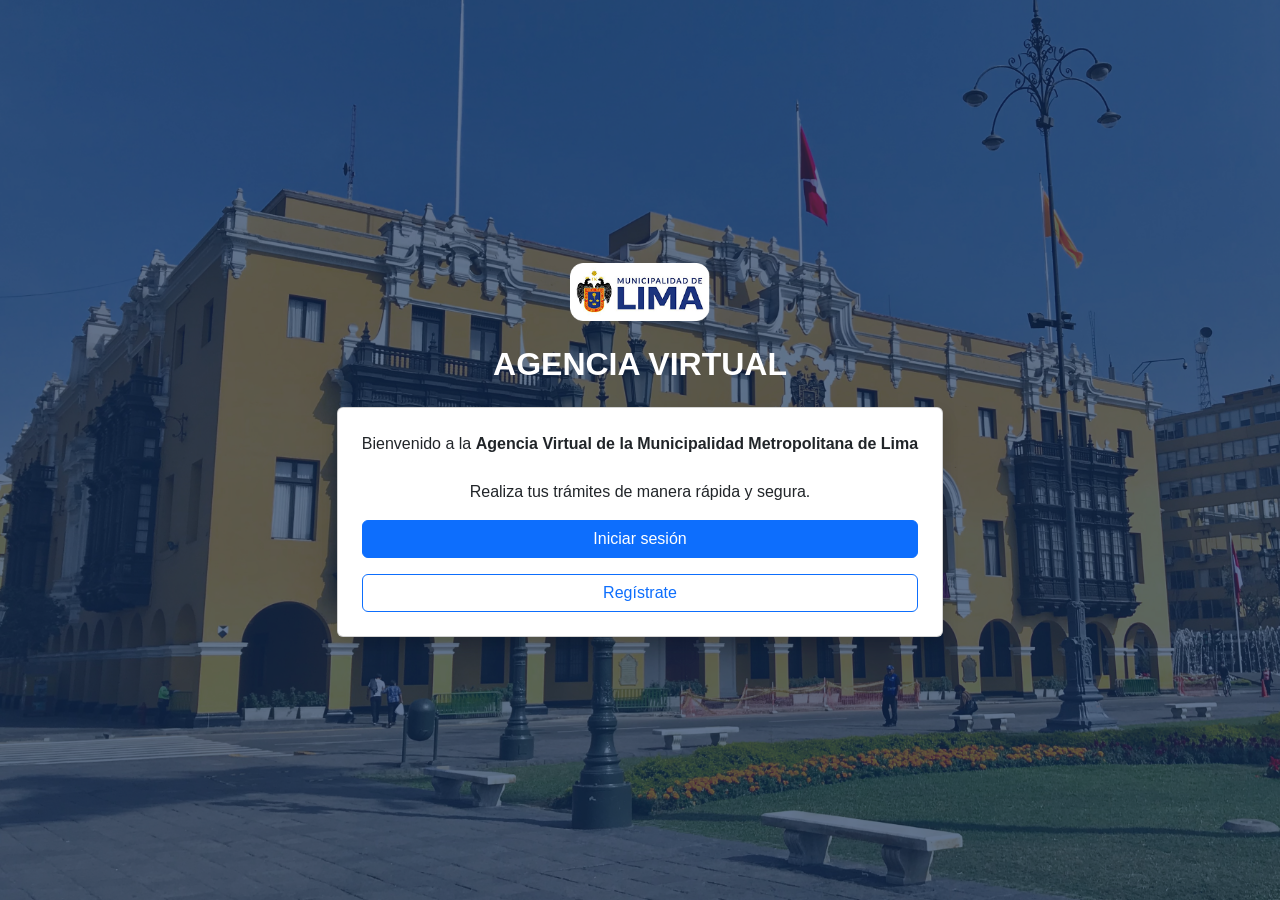
<file: index.html>
<!DOCTYPE html>
<html lang="es">
<head>
    <meta charset="UTF-8">
    <meta http-equiv="refresh" content="0; url=home.html">
    <title>Agencia Virtual Tributaria — MML</title>
</head>
<body>
    <p>Redirigiendo... <a href="home.html">haz clic aquí</a> si no eres redirigido.</p>
</body>
</html>
</file>
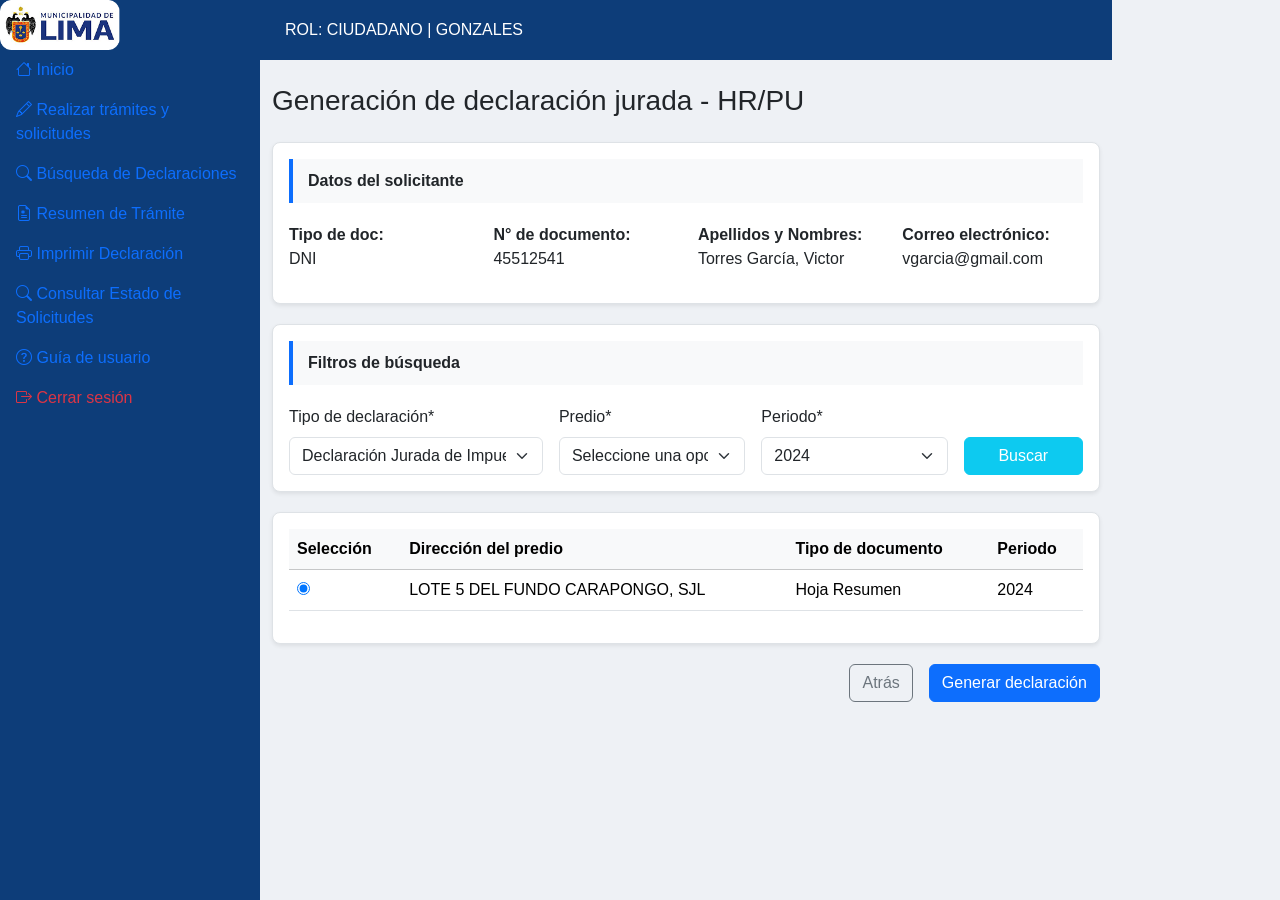
<file: busqueda.html>
<!DOCTYPE html>
<html lang="es">
<head>
    <meta charset="UTF-8">
    <meta name="viewport" content="width=device-width, initial-scale=1">
    <title>Búsqueda de Declaraciones — Agencia Virtual</title>
    <link href="https://cdn.jsdelivr.net/npm/bootstrap@5.3.3/dist/css/bootstrap.min.css" rel="stylesheet">
    <link href="https://cdn.jsdelivr.net/npm/bootstrap-icons@1.11.3/font/bootstrap-icons.min.css" rel="stylesheet">
    <link rel="stylesheet" href="css/dashboard.css">
    <style>
        .section-header { background-color: #f8f9fa; padding: 10px 15px; border-left: 4px solid #0d6efd; font-weight: bold; margin-bottom: 20px; }
        .card-custom { border-radius: 8px; border: 1px solid #dee2e6; margin-bottom: 20px; }
    </style>
</head>
<body>
<div class="wrapper">
    <nav id="sidebar">
        <div class="logo-container">
            <img src="assets/logo.png" class="logo">
        </div>
        <ul class="nav flex-column">
            <li class="nav-item">
                <a class="nav-link active" href="dashboard.html"><i class="bi bi-house"></i> Inicio</a>
            </li>
            <li class="nav-item">
                <a class="nav-link" href="generacion.html"><i class="bi bi-pencil"></i> Realizar trámites y solicitudes</a>
            </li>
            <li class="nav-item">
                <a class="nav-link" href="busqueda.html"><i class="bi bi-search"></i> Búsqueda de Declaraciones</a>
            </li>
            <li class="nav-item">
                <a class="nav-link" href="resumen.html"><i class="bi bi-file-earmark-medical"></i> Resumen de Trámite</a>
            </li>
            <li class="nav-item">
                <a class="nav-link" href="imprimir.html"><i class="bi bi-printer"></i> Imprimir Declaración</a>
            </li>
            <li class="nav-item">
                <a class="nav-link" href="#"><i class="bi bi-search"></i> Consultar Estado de Solicitudes</a>
            </li>
            <li class="nav-item">
                <a class="nav-link" href="#"><i class="bi bi-question-circle"></i> Guía de usuario</a>
            </li>
            <li class="nav-item mt-auto">
                <a class="nav-link text-danger" href="#" data-bs-toggle="modal" data-bs-target="#logoutModal">
                    <i class="bi bi-box-arrow-right"></i> Cerrar sesión
                </a>
            </li>
        </ul>
    </nav>

    <div class="main">
        <header class="topbar">
            <div class="user-info">ROL: CIUDADANO | GONZALES</div>
        </header>

        <div class="container py-4">
            <h3 class="mb-4">Generación de declaración jurada - HR/PU</h3>

            <!-- DATOS DEL SOLICITANTE -->
            <div class="card card-custom shadow-sm">
                <div class="card-body">
                    <div class="section-header">Datos del solicitante</div>
                    <div class="row">
                        <div class="col-md-3"><strong>Tipo de doc:</strong><p>DNI</p></div>
                        <div class="col-md-3"><strong>N° de documento:</strong><p>45512541</p></div>
                        <div class="col-md-3"><strong>Apellidos y Nombres:</strong><p>Torres García, Victor</p></div>
                        <div class="col-md-3"><strong>Correo electrónico:</strong><p>vgarcia@gmail.com</p></div>
                    </div>
                </div>
            </div>

            <!-- FILTROS DE BÚSQUEDA -->
            <div class="card card-custom shadow-sm">
                <div class="card-body">
                    <div class="section-header">Filtros de búsqueda</div>
                    <form class="row g-3">
                        <div class="col-md-4">
                            <label class="form-label">Tipo de declaración*</label>
                            <select class="form-select">
                                <option>Declaración Jurada de Impuesto Predial - PU</option>
                            </select>
                        </div>
                        <div class="col-md-3">
                            <label class="form-label">Predio*</label>
                            <select class="form-select">
                                <option>Seleccione una opción</option>
                            </select>
                        </div>
                        <div class="col-md-3">
                            <label class="form-label">Periodo*</label>
                            <select class="form-select">
                                <option>2024</option>
                            </select>
                        </div>
                        <div class="col-md-2 d-flex align-items-end">
                            <button type="button" class="btn btn-info w-100 text-white">Buscar</button>
                        </div>
                    </form>
                </div>
            </div>

            <!-- TABLA DE RESULTADOS -->
            <div class="card card-custom shadow-sm">
                <div class="card-body">
                    <div class="table-responsive">
                        <table class="table table-hover align-middle">
                            <thead class="table-light">
                                <tr>
                                    <th>Selección</th>
                                    <th>Dirección del predio</th>
                                    <th>Tipo de documento</th>
                                    <th>Periodo</th>
                                </tr>
                            </thead>
                            <tbody>
                                <tr>
                                    <td><input type="radio" name="selectPredio" checked></td>
                                    <td>LOTE 5 DEL FUNDO CARAPONGO, SJL</td>
                                    <td>Hoja Resumen</td>
                                    <td>2024</td>
                                </tr>
                            </tbody>
                        </table>
                    </div>
                </div>
            </div>

            <div class="d-flex justify-content-end gap-3">
                <a href="dashboard.html" class="btn btn-outline-secondary">Atrás</a>
                <a href="resumen.html" class="btn btn-primary">Generar declaración</a>
            </div>
        </div>
    </div>
</div>
</body>
</html>
</file>
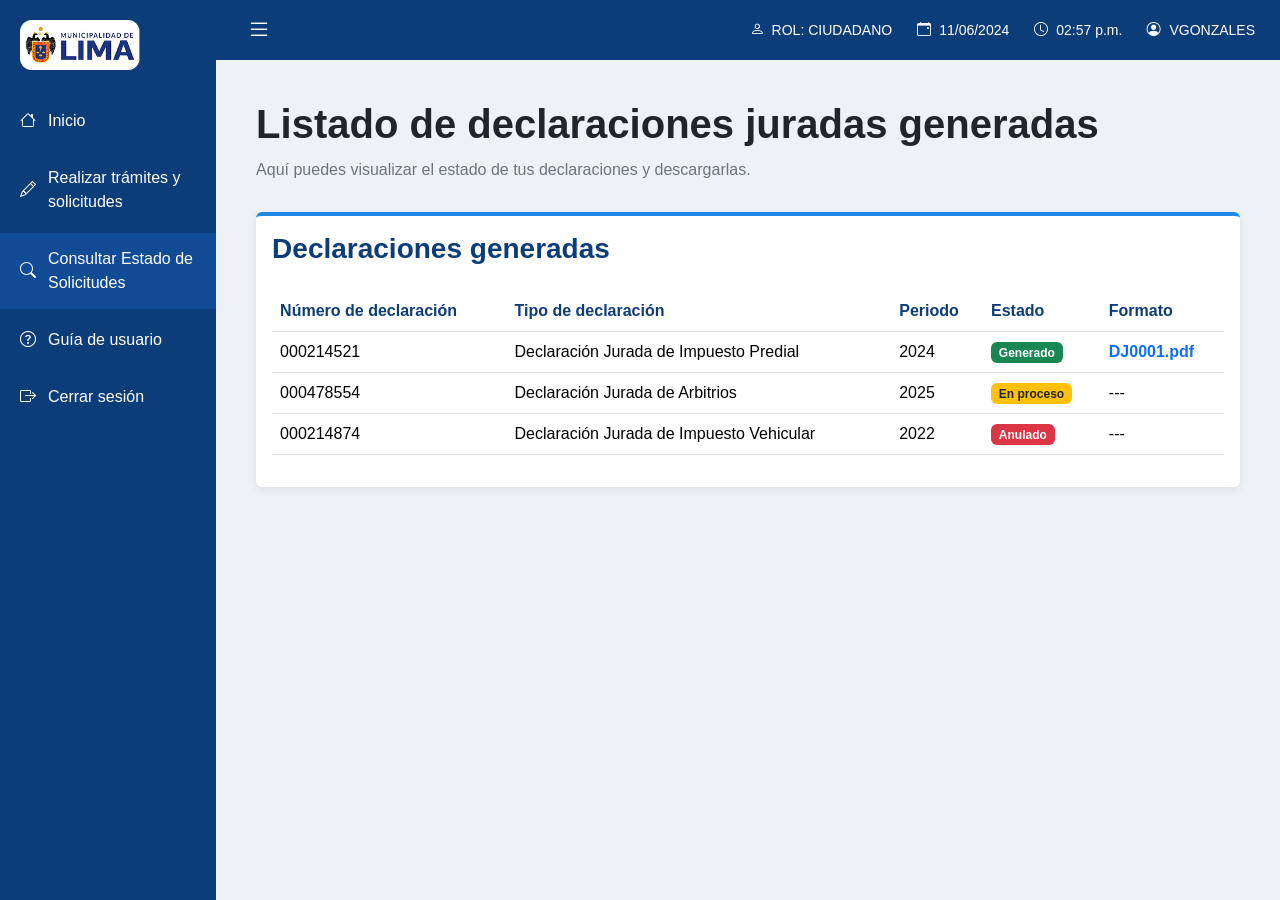
<file: consulta.html>
<!DOCTYPE html>
<html lang="es">

<head>

<meta charset="UTF-8">
<meta name="viewport" content="width=device-width, initial-scale=1">

<title>Consultar Estado de Solicitudes</title>

<link href="https://cdn.jsdelivr.net/npm/bootstrap@5.3.3/dist/css/bootstrap.min.css" rel="stylesheet">

<link href="https://cdn.jsdelivr.net/npm/bootstrap-icons@1.11.3/font/bootstrap-icons.min.css" rel="stylesheet">

<link rel="stylesheet" href="css/consulta.css">

</head>

<body>

<div class="wrapper">

    <!-- SIDEBAR -->
    <aside id="sidebar">

        <div class="sidebar-top">

            <img src="assets/logo.png"
                 class="logo"
                 id="logoSidebar">

        </div>

        <ul class="menu">

            <li >
                <a href="dashboard.html">
                    <i class="bi bi-house"></i>
                    <span>Inicio</span>
                </a>
            </li>

            <li>
                <a href="generacion.html">
                    <i class="bi bi-pencil"></i>
                    <span>Realizar trámites y solicitudes</span>
                </a>
            </li>

            <li class="active">
                <a href="consulta.html">
                    <i class="bi bi-search"></i>
                    <span>Consultar Estado de Solicitudes</span>
                </a>
            </li>

            <li >
                <a href="guia.html">
                    <i class="bi bi-question-circle"></i>
                    <span>Guía de usuario</span>
                </a>
            </li>

            <li class="logout">

                <a href="#"
                   data-bs-toggle="modal"
                   data-bs-target="#logoutModal">

                    <i class="bi bi-box-arrow-right"></i>

                    <span>Cerrar sesión</span>

                </a>

            </li>

        </ul>

    </aside>

    <!-- MAIN -->
    <main class="main-content">

        <!-- TOPBAR -->
        <header class="topbar">

            <button id="toggleBtn" class="menu-toggle">
                <i class="bi bi-list"></i>
            </button>

            <div class="topbar-right">

                <div class="top-item">
                    <i class="bi bi-person"></i>
                    ROL: CIUDADANO
                </div>

                <div class="top-item">
                    <i class="bi bi-calendar-event"></i>
                    11/06/2024
                </div>

                <div class="top-item">
                    <i class="bi bi-clock"></i>
                    02:57 p.m.
                </div>

                <div class="top-item">
                    <i class="bi bi-person-circle"></i>
                    VGONZALES
                </div>

            </div>

        </header>

        <!-- CONTENIDO -->
        <div class="container-fluid contenido">

            <h1 class="titulo">
                Listado de declaraciones juradas generadas
            </h1>

            <p class="subtitulo">
                Aquí puedes visualizar el estado de tus declaraciones y descargarlas.
            </p>

            <!-- TABLA -->
            <div class="card tabla-card">

                <div class="card-body">

                    <h3 class="tabla-title">
                        Declaraciones generadas
                    </h3>

                    <div class="table-responsive">

                        <table class="table tabla-resultados align-middle">

                            <thead>

                                <tr>

                                    <th>Número de declaración</th>
                                    <th>Tipo de declaración</th>
                                    <th>Periodo</th>
                                    <th>Estado</th>
                                    <th>Formato</th>

                                </tr>

                            </thead>

                            <tbody>

                                <tr>

                                    <td>000214521</td>

                                    <td>
                                        Declaración Jurada de Impuesto Predial
                                    </td>

                                    <td>2024</td>

                                    <td>
                                        <span class="badge bg-success">
                                            Generado
                                        </span>
                                    </td>

                                    <td>
                                        <a href="#"
                                        class="pdf-link"
                                        data-bs-toggle="modal"
                                        data-bs-target="#pdfModal">

                                        DJ0001.pdf

</a>
                                    </td>

                                </tr>

                                <tr>

                                    <td>000478554</td>

                                    <td>
                                        Declaración Jurada de Arbitrios
                                    </td>

                                    <td>2025</td>

                                    <td>
                                        <span class="badge bg-warning text-dark">
                                            En proceso
                                        </span>
                                    </td>

                                    <td>---</td>

                                </tr>

                                <tr>

                                    <td>000214874</td>

                                    <td>
                                        Declaración Jurada de Impuesto Vehicular
                                    </td>

                                    <td>2022</td>

                                    <td>
                                        <span class="badge bg-danger">
                                            Anulado
                                        </span>
                                    </td>

                                    <td>---</td>

                                </tr>

                            </tbody>

                        </table>

                    </div>

                </div>

            </div>

        </div>

    </main>

</div>

<!-- =====================================
     MODAL VISOR PDF
===================================== -->

<div class="modal fade"
     id="pdfModal"
     tabindex="-1">

    <div class="modal-dialog modal-xl modal-dialog-centered">

        <div class="modal-content pdf-modal-content">

            <!-- HEADER -->
            <div class="pdf-header">

                <h5>
                    Declaración Jurada
                </h5>

                <button
                    type="button"
                    class="btn-close btn-close-white"
                    data-bs-dismiss="modal">
                </button>

            </div>

            <!-- BODY -->
            <div class="modal-body p-0">

                <embed
                    src="assets/pdf/declaracion.pdf"
                    type="application/pdf"
                    class="pdf-frame">

            </div>

        </div>

    </div>

</div>

<!-- =====================================
     MODAL CERRAR SESIÓN
===================================== -->

<div class="modal fade"
     id="logoutModal"
     tabindex="-1">

    <div class="modal-dialog modal-dialog-centered">

        <div class="modal-content logout-modal">

            <div class="modal-header border-0">

                <h5 class="modal-title fw-bold">
                    Cerrar sesión
                </h5>

            </div>

            <div class="modal-body">

                ¿Está seguro que desea cerrar sesión?

            </div>

            <div class="modal-footer border-0">

                <button
                    type="button"
                    class="btn btn-light"
                    data-bs-dismiss="modal">

                    Cancelar

                </button>

                <a href="home.html"
                   class="btn btn-danger">

                    Cerrar sesión

                </a>

            </div>

        </div>

    </div>

</div>

<script src="https://cdn.jsdelivr.net/npm/bootstrap@5.3.3/dist/js/bootstrap.bundle.min.js"></script>

<script src="js/consulta.js"></script>

</body>
</html>
</file>
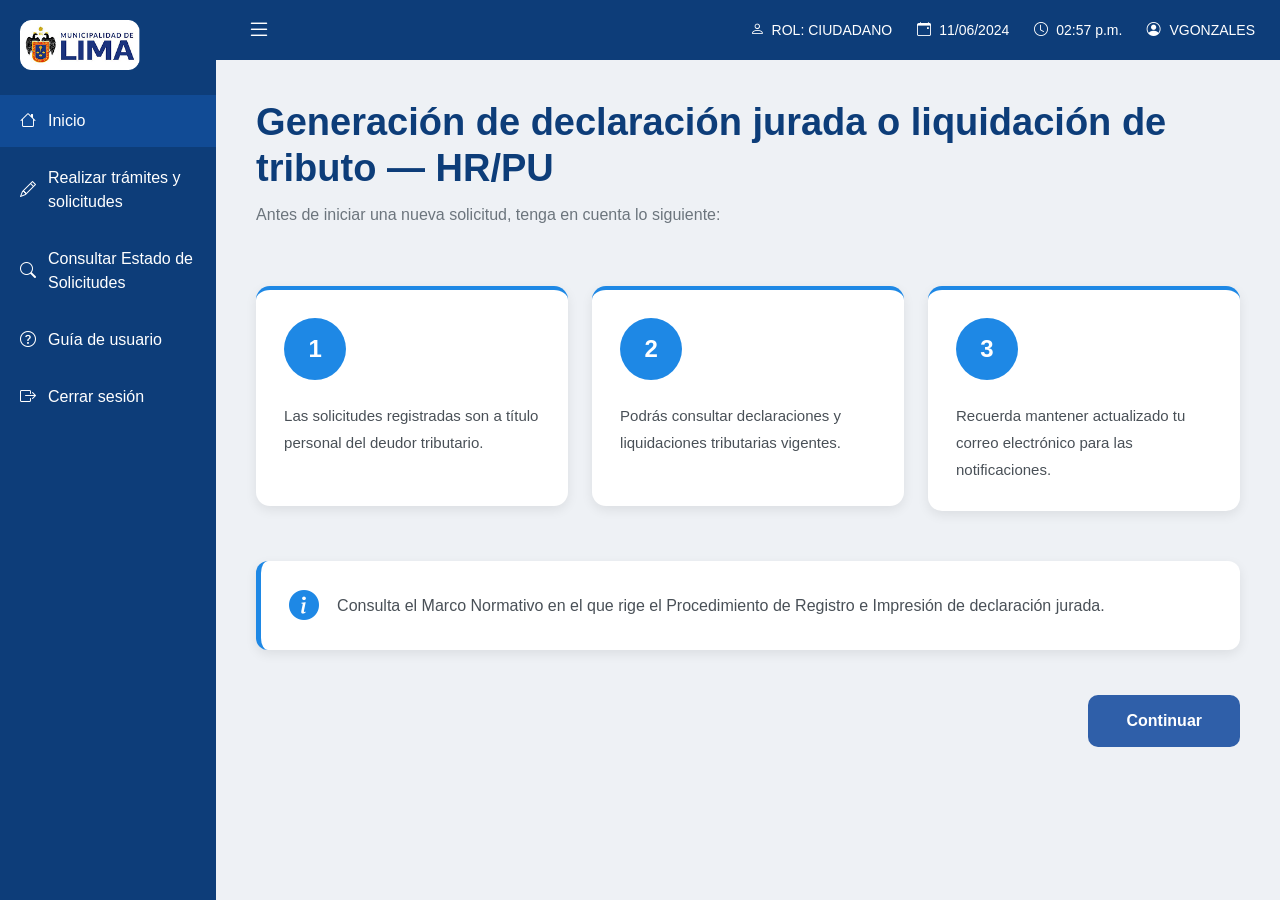
<file: dashboard.html>
<!DOCTYPE html>
<html lang="es">
<head>
    <meta charset="UTF-8">
    <meta name="viewport" content="width=device-width, initial-scale=1">

    <title>Dashboard — Agencia Virtual</title>

    <link href="https://cdn.jsdelivr.net/npm/bootstrap@5.3.3/dist/css/bootstrap.min.css" rel="stylesheet">

    <link href="https://cdn.jsdelivr.net/npm/bootstrap-icons@1.11.3/font/bootstrap-icons.min.css" rel="stylesheet">

    <link rel="stylesheet" href="css/dashboard.css">
</head>

<body>

<div class="wrapper">

    <!-- SIDEBAR -->
    <aside id="sidebar">

        <div class="sidebar-top">

            <img src="assets/logo.png"
                 class="logo"
                 id="logoSidebar">

        </div>

        <ul class="menu">

            <li class="active">
                <a href="dashboard.html">
                    <i class="bi bi-house"></i>
                    <span>Inicio</span>
                </a>
            </li>

            <li>
                <a href="generacion.html">
                    <i class="bi bi-pencil"></i>
                    <span>Realizar trámites y solicitudes</span>
                </a>
            </li>

            <li>
                <a href="consulta.html">
                    <i class="bi bi-search"></i>
                    <span>Consultar Estado de Solicitudes</span>
                </a>
            </li>

            <li >
                <a href="guia.html">
                    <i class="bi bi-question-circle"></i>
                    <span>Guía de usuario</span>
                </a>
            </li>

            <li class="logout">

                <a href="#"
                   data-bs-toggle="modal"
                   data-bs-target="#logoutModal">

                    <i class="bi bi-box-arrow-right"></i>

                    <span>Cerrar sesión</span>

                </a>

            </li>

        </ul>

    </aside>

    <!-- MAIN -->
    <main class="main-content">

        <!-- TOPBAR -->
        <header class="topbar">

            <button id="toggleBtn" class="menu-toggle">
                <i class="bi bi-list"></i>
            </button>

            <div class="topbar-right">

                <div class="top-item">
                    <i class="bi bi-person"></i>
                    ROL: CIUDADANO
                </div>

                <div class="top-item">
                    <i class="bi bi-calendar-event"></i>
                    11/06/2024
                </div>

                <div class="top-item">
                    <i class="bi bi-clock"></i>
                    02:57 p.m.
                </div>

                <div class="top-item">
                    <i class="bi bi-person-circle"></i>
                    VGONZALES
                </div>

            </div>

        </header>

        <!-- CONTENIDO -->
        <div class="container-fluid contenido">

            <h1 class="titulo">
                Generación de declaración jurada o liquidación de tributo — HR/PU
            </h1>

            <p class="subtitulo">
                Antes de iniciar una nueva solicitud, tenga en cuenta lo siguiente:
            </p>

            <!-- CARDS -->
            <div class="row g-4 mt-3">

                <div class="col-lg-4">

                    <div class="card info-card">

                        <div class="numero">1</div>

                        <p>
                            Las solicitudes registradas son a título personal
                            del deudor tributario.
                        </p>

                    </div>

                </div>

                <div class="col-lg-4">

                    <div class="card info-card">

                        <div class="numero">2</div>

                        <p>
                            Podrás consultar declaraciones y liquidaciones
                            tributarias vigentes.
                        </p>

                    </div>

                </div>

                <div class="col-lg-4">

                    <div class="card info-card">

                        <div class="numero">3</div>

                        <p>
                            Recuerda mantener actualizado tu correo electrónico
                            para las notificaciones.
                        </p>

                    </div>

                </div>

            </div>

            <!-- ALERTA -->
            <div class="alerta-info">

                <i class="bi bi-info-circle-fill"></i>

                <div>
                    Consulta el Marco Normativo en el que rige el Procedimiento
                    de Registro e Impresión de declaración jurada.
                </div>

            </div>

            <!-- BOTÓN -->
            <div class="acciones">

                <a href="generacion.html" class="btn btn-continuar">
                    Continuar
                </a>

            </div>

        </div>

    </main>

</div>

<!-- MODAL -->
<div class="modal fade" id="logoutModal">

    <div class="modal-dialog modal-dialog-centered">

        <div class="modal-content modal-custom">

            <div class="modal-header border-0">
                <h5>Cerrar sesión</h5>

                <button class="btn-close"
                        data-bs-dismiss="modal"></button>
            </div>

            <div class="modal-body">
                ¿Está seguro que desea finalizar su sesión actual?
            </div>

            <div class="modal-footer border-0">

                <button class="btn btn-light"
                        data-bs-dismiss="modal">
                    Cancelar
                </button>

                <a href="home.html"
                   class="btn btn-danger">
                    Salir
                </a>

            </div>

        </div>

    </div>

</div>

<!-- =====================================
     MODAL CERRAR SESIÓN
===================================== -->

<div class="modal fade"
     id="logoutModal"
     tabindex="-1">

    <div class="modal-dialog modal-dialog-centered">

        <div class="modal-content logout-modal">

            <div class="modal-header border-0">

                <h5 class="modal-title fw-bold">
                    Cerrar sesión
                </h5>

            </div>

            <div class="modal-body">

                ¿Está seguro que desea cerrar sesión?

            </div>

            <div class="modal-footer border-0">

                <button
                    type="button"
                    class="btn btn-light"
                    data-bs-dismiss="modal">

                    Cancelar

                </button>

                <a href="home.html"
                   class="btn btn-danger">

                    Cerrar sesión

                </a>

            </div>

        </div>

    </div>

</div>

<script src="https://cdn.jsdelivr.net/npm/bootstrap@5.3.3/dist/js/bootstrap.bundle.min.js"></script>

<script src="js/dashboard.js"></script>

</body>
</html>
</file>
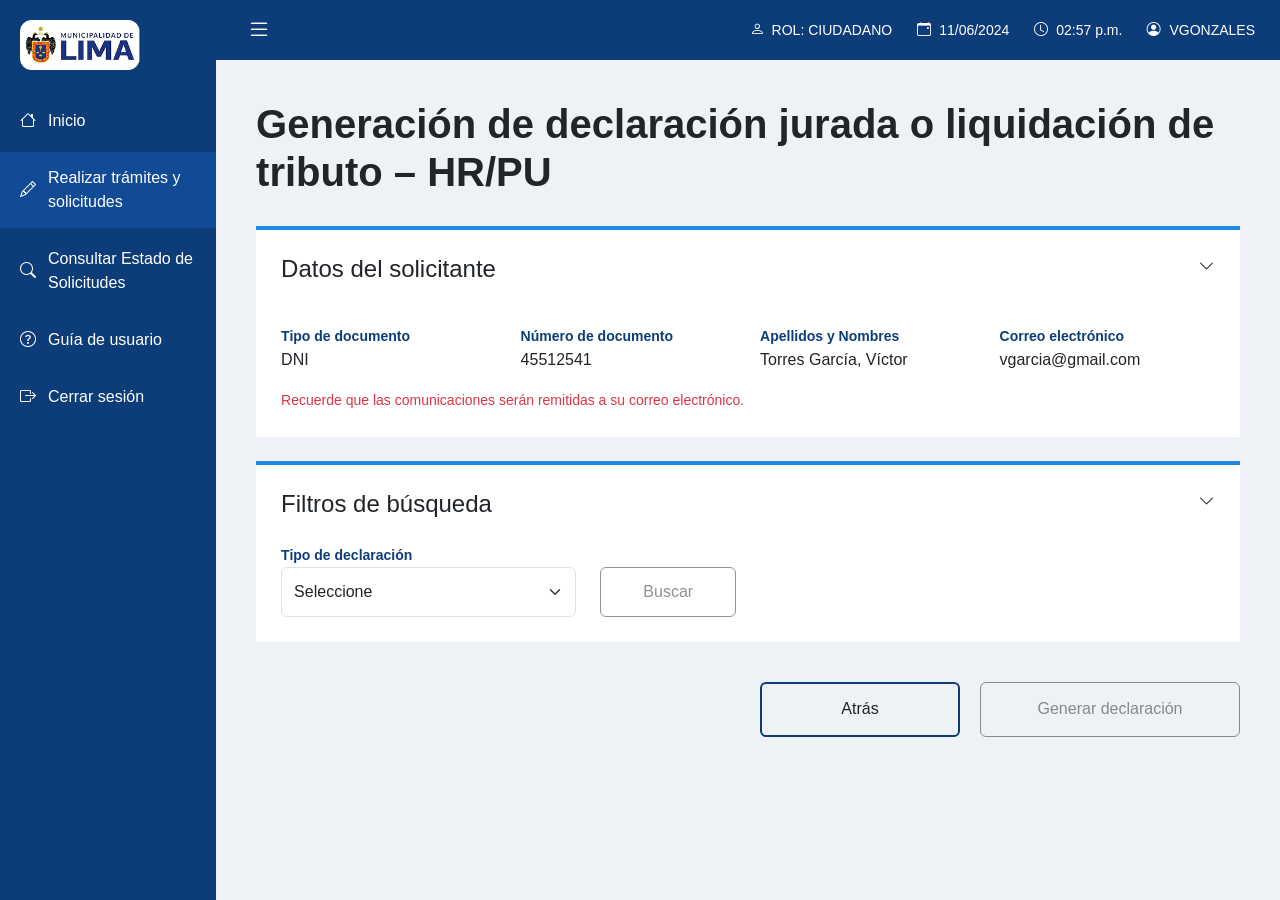
<file: generacion.html>
<!DOCTYPE html>
<html lang="es">
<head>
<meta charset="UTF-8">
<meta name="viewport" content="width=device-width, initial-scale=1">

<title>Generación de Declaración</title>

<link href="https://cdn.jsdelivr.net/npm/bootstrap@5.3.3/dist/css/bootstrap.min.css" rel="stylesheet">
<link href="https://cdn.jsdelivr.net/npm/bootstrap-icons@1.11.3/font/bootstrap-icons.min.css" rel="stylesheet">

<link rel="stylesheet" href="css/generacion.css">
</head>

<body>

<div class="wrapper">

    <!-- SIDEBAR -->
    <aside id="sidebar">

        <div class="sidebar-top">

            <img src="assets/logo.png"
                 class="logo"
                 id="logoSidebar">

        </div>

        <ul class="menu">

            <li >
                <a href="dashboard.html">
                    <i class="bi bi-house"></i>
                    <span>Inicio</span>
                </a>
            </li>

            <li class="active">
                <a href="generacion.html">
                    <i class="bi bi-pencil"></i>
                    <span>Realizar trámites y solicitudes</span>
                </a>
            </li>

            <li >
                <a href="consulta.html">
                    <i class="bi bi-search"></i>
                    <span>Consultar Estado de Solicitudes</span>
                </a>
            </li>

            <li >
                <a href="guia.html">
                    <i class="bi bi-question-circle"></i>
                    <span>Guía de usuario</span>
                </a>
            </li>

            <li class="logout">

                <a href="#"
                   data-bs-toggle="modal"
                   data-bs-target="#logoutModal">

                    <i class="bi bi-box-arrow-right"></i>

                    <span>Cerrar sesión</span>

                </a>

            </li>

        </ul>

    </aside>
    <!-- MAIN -->
    <main class="main-content">

        <!-- TOPBAR -->
        <header class="topbar">

            <button id="toggleBtn" class="menu-toggle">
                <i class="bi bi-list"></i>
            </button>

            <div class="topbar-right">

                <div class="top-item">
                    <i class="bi bi-person"></i>
                    ROL: CIUDADANO
                </div>

                <div class="top-item">
                    <i class="bi bi-calendar-event"></i>
                    11/06/2024
                </div>

                <div class="top-item">
                    <i class="bi bi-clock"></i>
                    02:57 p.m.
                </div>

                <div class="top-item">
                    <i class="bi bi-person-circle"></i>
                    VGONZALES
                </div>

            </div>

        </header>

        <!-- CONTENIDO -->
        <div class="container-fluid contenido">

            <h1 class="titulo">
                Generación de declaración jurada o liquidación de tributo – HR/PU
            </h1>

            <!-- DATOS SOLICITANTE -->
            <div class="bloque">

                <div class="bloque-header" data-bs-toggle="collapse" data-bs-target="#datosSolicitante">
                    <h4>Datos del solicitante</h4>
                    <i class="bi bi-chevron-down"></i>
                </div>

                <div class="collapse show" id="datosSolicitante">

                    <div class="row g-4 mt-2">

                        <div class="col-md-3">
                            <label>Tipo de documento</label>
                            <p>DNI</p>
                        </div>

                        <div class="col-md-3">
                            <label>Número de documento</label>
                            <p>45512541</p>
                        </div>

                        <div class="col-md-3">
                            <label>Apellidos y Nombres</label>
                            <p>Torres García, Víctor</p>
                        </div>

                        <div class="col-md-3">
                            <label>Correo electrónico</label>
                            <p>vgarcia@gmail.com</p>
                        </div>

                    </div>

                    <small class="text-danger">
                        Recuerde que las comunicaciones serán remitidas a su correo electrónico.
                    </small>

                </div>

            </div>

            <!-- FILTROS -->
            <div class="bloque mt-4">

                <div class="bloque-header" data-bs-toggle="collapse" data-bs-target="#filtrosBusqueda">
                    <h4>Filtros de búsqueda</h4>
                    <i class="bi bi-chevron-down"></i>
                </div>

                <div class="collapse show" id="filtrosBusqueda">

                    <div class="row mt-3 align-items-end">

                        <div class="col-md-4">
                            <label>Tipo de declaración</label>

                            <select class="form-select" id="tipoDeclaracion">
                                <option value="">Seleccione</option>
                                <option value="vehiculo">
                                    Declaración Jurada de Impuesto al Patrimonio Vehicular
                                </option>
                                <option value="predial">
                                    Declaración Jurada de Impuesto Predial
                                </option>
                            </select>
                        </div>

                        <div class="col-md-3 campo-extra d-none">
                            <label>Placa</label>
                            <select class="form-select">
                                <option>AIB214</option>
                            </select>
                        </div>

                        <div class="col-md-2 campo-extra d-none">
                            <label>Periodo</label>
                            <select class="form-select">
                                <option>2024</option>
                            </select>
                        </div>

                        <div class="col-md-2">
                            <button class="btn btn-buscar w-100" id="btnBuscar">
                                Buscar
                            </button>
                        </div>

                    </div>

                    <!-- TABLA -->
                    <div id="resultadoBusqueda" class="d-none">

                        <p class="resultado-title">
                            Resultados hasta hoy 03/10/2025
                        </p>

                        <div class="table-responsive">

                            <table class="table tabla-resultados">

                                <thead>
                                    <tr>
                                        <th></th>
                                        <th>Placa</th>
                                        <th>Tipo documento</th>
                                        <th>Periodo</th>
                                    </tr>
                                </thead>

                                <tbody>
                                    <tr>
                                        <td>
                                            <input type="radio" name="registro">
                                        </td>

                                        <td>AIB214</td>
                                        <td>Declaración Jurada</td>
                                        <td>2024</td>
                                    </tr>
                                </tbody>

                            </table>

                        </div>

                    </div>

                </div>

            </div>

            <!-- BOTONES -->
            <div class="acciones">
<a href="dashboard.html">
                <button class="btn btn-atras">
                    Atrás
                </button>
            </a>

                <button class="btn btn-generar"
                        data-bs-toggle="modal"
                        data-bs-target="#successModal">
                    Generar declaración
                </button>

            </div>

        </div>

    </main>

</div>

<!-- MODAL -->
<!-- =====================================
     MODAL ÉXITO
===================================== -->

<div class="modal fade"
     id="successModal"
     data-bs-backdrop="static"
     data-bs-keyboard="false">

    <div class="modal-dialog modal-dialog-centered">

        <div class="modal-content modal-custom">

            <div class="modal-body text-center">

                <i class="bi bi-check-circle-fill success-icon"></i>

                <h3>
                    Declaración generada exitosamente
                </h3>

                <p>
                    Tu declaración N° RE00254125 ha sido enviada correctamente.
                </p>

                <div class="d-flex justify-content-center gap-3 mt-4">

                    <!-- VOLVER -->
                    <a href="dashboard.html"
                       class="btn btn-outline-primary">

                        Volver al inicio

                    </a>

                    <!-- DESCARGAR -->
                    <button
                        type="button"
                        class="btn btn-primary"
                        id="btnDescargarPdf">

                        Descargar PDF

                    </button>

                </div>

            </div>

        </div>

    </div>

</div>





<script src="https://cdn.jsdelivr.net/npm/bootstrap@5.3.3/dist/js/bootstrap.bundle.min.js"></script>
<script src="js/generacion.js"></script>


<!-- =====================================
     MODAL CERRAR SESIÓN
===================================== -->

<div class="modal fade"
     id="logoutModal"
     tabindex="-1">

    <div class="modal-dialog modal-dialog-centered">

        <div class="modal-content logout-modal">

            <div class="modal-header border-0">

                <h5 class="modal-title fw-bold">
                    Cerrar sesión
                </h5>

            </div>

            <div class="modal-body">

                ¿Está seguro que desea cerrar sesión?

            </div>

            <div class="modal-footer border-0">

                <button
                    type="button"
                    class="btn btn-light"
                    data-bs-dismiss="modal">

                    Cancelar

                </button>

                <a href="home.html"
                   class="btn btn-danger">

                    Cerrar sesión

                </a>

            </div>

        </div>

    </div>

</div>

</body>
</html>
</file>
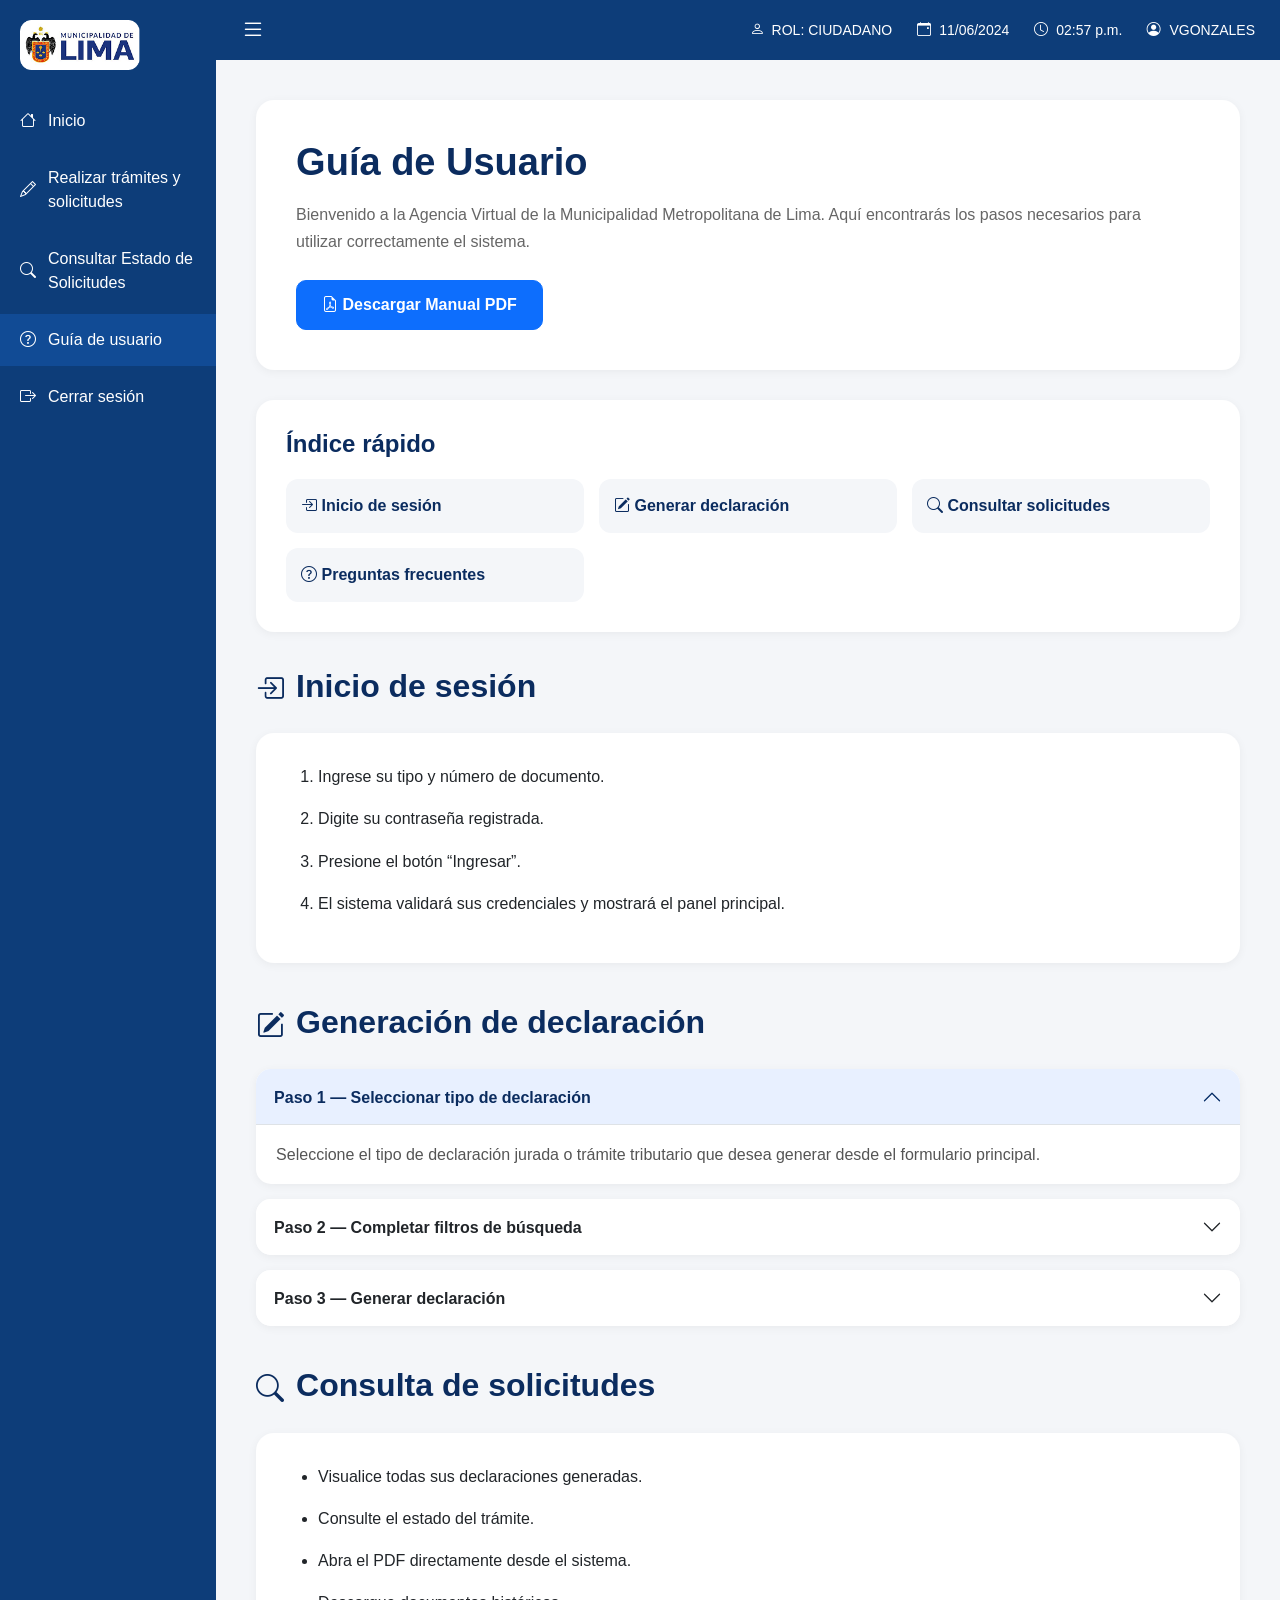
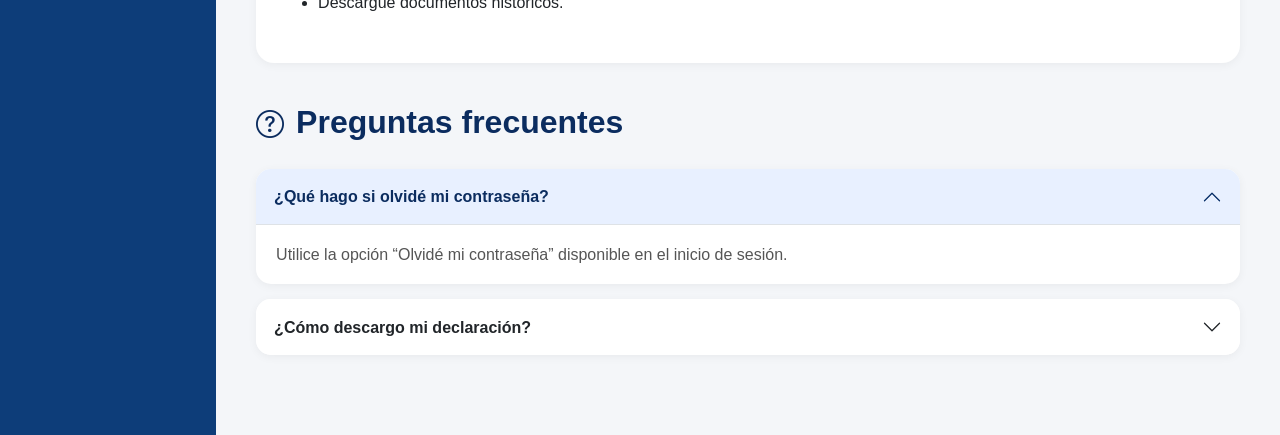
<file: guia.html>
<!DOCTYPE html>
<html lang="es">
<head>
<meta charset="UTF-8">
<meta name="viewport" content="width=device-width, initial-scale=1">

<title>Guía de Usuario</title>

<link href="https://cdn.jsdelivr.net/npm/bootstrap@5.3.3/dist/css/bootstrap.min.css" rel="stylesheet">
<link href="https://cdn.jsdelivr.net/npm/bootstrap-icons@1.11.3/font/bootstrap-icons.min.css" rel="stylesheet">

<link rel="stylesheet" href="css/guia.css">

</head>

<body>

<div class="wrapper">

    <!-- SIDEBAR -->
    <aside id="sidebar">

        <div class="sidebar-top">

            <img src="assets/logo.png"
                 class="logo"
                 id="logoSidebar">

        </div>

        <ul class="menu">

            <li>
                <a href="dashboard.html">
                    <i class="bi bi-house"></i>
                    <span>Inicio</span>
                </a>
            </li>

            <li>
                <a href="generacion.html">
                    <i class="bi bi-pencil"></i>
                    <span>Realizar trámites y solicitudes</span>
                </a>
            </li>

            <li>
                <a href="consulta.html">
                    <i class="bi bi-search"></i>
                    <span>Consultar Estado de Solicitudes</span>
                </a>
            </li>

            <li class="active">
                <a href="guia.html">
                    <i class="bi bi-question-circle"></i>
                    <span>Guía de usuario</span>
                </a>
            </li>

            <li class="logout">

                <a href="#"
                   data-bs-toggle="modal"
                   data-bs-target="#logoutModal">

                    <i class="bi bi-box-arrow-right"></i>

                    <span>Cerrar sesión</span>

                </a>

            </li>

        </ul>

    </aside>

    <!-- MAIN -->
    <main class="main-content">

        <!-- TOPBAR -->
        <header class="topbar">

            <button id="toggleBtn" class="menu-toggle">
                <i class="bi bi-list"></i>
            </button>

            <div class="topbar-right">

                <div class="top-item">
                    <i class="bi bi-person"></i>
                    ROL: CIUDADANO
                </div>

                <div class="top-item">
                    <i class="bi bi-calendar-event"></i>
                    11/06/2024
                </div>

                <div class="top-item">
                    <i class="bi bi-clock"></i>
                    02:57 p.m.
                </div>

                <div class="top-item">
                    <i class="bi bi-person-circle"></i>
                    VGONZALES
                </div>

            </div>

        </header>

        <!-- CONTENIDO -->
        <div class="container-fluid contenido">

            <div class="hero-guia">

                <h1>
                    Guía de Usuario
                </h1>

                <p>
                    Bienvenido a la Agencia Virtual de la Municipalidad Metropolitana de Lima.
                    Aquí encontrarás los pasos necesarios para utilizar correctamente el sistema.
                </p>

                <a href="assets/pdf/manual_usuario.pdf"
                   target="_blank"
                   class="btn btn-primary btn-manual">

                    <i class="bi bi-file-earmark-pdf"></i>
                    Descargar Manual PDF

                </a>

            </div>

            <!-- INDICE -->
            <div class="indice-card">

                <h4>
                    Índice rápido
                </h4>

                <div class="indice-links">

                    <a href="#login">
                        <i class="bi bi-box-arrow-in-right"></i>
                        Inicio de sesión
                    </a>

                    <a href="#generacion">
                        <i class="bi bi-pencil-square"></i>
                        Generar declaración
                    </a>

                    <a href="#consulta">
                        <i class="bi bi-search"></i>
                        Consultar solicitudes
                    </a>

                    <a href="#faq">
                        <i class="bi bi-question-circle"></i>
                        Preguntas frecuentes
                    </a>

                </div>

            </div>

            <!-- SECCION LOGIN -->
            <section id="login" class="seccion-guia">

                <div class="titulo-seccion">

                    <i class="bi bi-box-arrow-in-right"></i>

                    <h2>
                        Inicio de sesión
                    </h2>

                </div>

                <div class="card guia-card">

                    <div class="card-body">

                        <ol>

                            <li>
                                Ingrese su tipo y número de documento.
                            </li>

                            <li>
                                Digite su contraseña registrada.
                            </li>

                            <li>
                                Presione el botón “Ingresar”.
                            </li>

                            <li>
                                El sistema validará sus credenciales y mostrará el panel principal.
                            </li>

                        </ol>

                    </div>

                </div>

            </section>

            <!-- GENERACION -->
            <section id="generacion" class="seccion-guia">

                <div class="titulo-seccion">

                    <i class="bi bi-pencil-square"></i>

                    <h2>
                        Generación de declaración
                    </h2>

                </div>

                <div class="accordion" id="accordionGeneracion">

                    <!-- PASO 1 -->
                    <div class="accordion-item">

                        <h2 class="accordion-header">

                            <button class="accordion-button"
                                    data-bs-toggle="collapse"
                                    data-bs-target="#paso1">

                                Paso 1 — Seleccionar tipo de declaración

                            </button>

                        </h2>

                        <div id="paso1"
                             class="accordion-collapse collapse show"
                             data-bs-parent="#accordionGeneracion">

                            <div class="accordion-body">

                                Seleccione el tipo de declaración jurada o trámite tributario
                                que desea generar desde el formulario principal.

                            </div>

                        </div>

                    </div>

                    <!-- PASO 2 -->
                    <div class="accordion-item">

                        <h2 class="accordion-header">

                            <button class="accordion-button collapsed"
                                    data-bs-toggle="collapse"
                                    data-bs-target="#paso2">

                                Paso 2 — Completar filtros de búsqueda

                            </button>

                        </h2>

                        <div id="paso2"
                             class="accordion-collapse collapse"
                             data-bs-parent="#accordionGeneracion">

                            <div class="accordion-body">

                                Complete los campos solicitados como periodo,
                                placa vehicular o código predial.

                            </div>

                        </div>

                    </div>

                    <!-- PASO 3 -->
                    <div class="accordion-item">

                        <h2 class="accordion-header">

                            <button class="accordion-button collapsed"
                                    data-bs-toggle="collapse"
                                    data-bs-target="#paso3">

                                Paso 3 — Generar declaración

                            </button>

                        </h2>

                        <div id="paso3"
                             class="accordion-collapse collapse"
                             data-bs-parent="#accordionGeneracion">

                            <div class="accordion-body">

                                Seleccione el registro correspondiente y presione
                                “Generar declaración”.

                            </div>

                        </div>

                    </div>

                </div>

            </section>

            <!-- CONSULTA -->
            <section id="consulta" class="seccion-guia">

                <div class="titulo-seccion">

                    <i class="bi bi-search"></i>

                    <h2>
                        Consulta de solicitudes
                    </h2>

                </div>

                <div class="card guia-card">

                    <div class="card-body">

                        <ul>

                            <li>
                                Visualice todas sus declaraciones generadas.
                            </li>

                            <li>
                                Consulte el estado del trámite.
                            </li>

                            <li>
                                Abra el PDF directamente desde el sistema.
                            </li>

                            <li>
                                Descargue documentos históricos.
                            </li>

                        </ul>

                    </div>

                </div>

            </section>

            <!-- FAQ -->
            <section id="faq" class="seccion-guia">

                <div class="titulo-seccion">

                    <i class="bi bi-question-circle"></i>

                    <h2>
                        Preguntas frecuentes
                    </h2>

                </div>

                <div class="accordion" id="faqAccordion">

                    <div class="accordion-item">

                        <h2 class="accordion-header">

                            <button class="accordion-button"
                                    data-bs-toggle="collapse"
                                    data-bs-target="#faq1">

                                ¿Qué hago si olvidé mi contraseña?

                            </button>

                        </h2>

                        <div id="faq1"
                             class="accordion-collapse collapse show">

                            <div class="accordion-body">

                                Utilice la opción “Olvidé mi contraseña”
                                disponible en el inicio de sesión.

                            </div>

                        </div>

                    </div>

                    <div class="accordion-item">

                        <h2 class="accordion-header">

                            <button class="accordion-button collapsed"
                                    data-bs-toggle="collapse"
                                    data-bs-target="#faq2">

                                ¿Cómo descargo mi declaración?

                            </button>

                        </h2>

                        <div id="faq2"
                             class="accordion-collapse collapse">

                            <div class="accordion-body">

                                Desde la sección “Consultar Estado de Solicitudes”
                                podrá visualizar y descargar sus documentos.

                            </div>

                        </div>

                    </div>

                </div>

            </section>

        </div>

    </main>

</div>

<!-- MODAL LOGOUT -->
<div class="modal fade"
     id="logoutModal"
     tabindex="-1">

    <div class="modal-dialog modal-dialog-centered">

        <div class="modal-content logout-modal">

            <div class="modal-header border-0">

                <h5 class="modal-title fw-bold">
                    Cerrar sesión
                </h5>

            </div>

            <div class="modal-body">

                ¿Está seguro que desea cerrar sesión?

            </div>

            <div class="modal-footer border-0">

                <button
                    type="button"
                    class="btn btn-light"
                    data-bs-dismiss="modal">

                    Cancelar

                </button>

                <a href="home.html"
                   class="btn btn-danger">

                    Cerrar sesión

                </a>

            </div>

        </div>

    </div>

</div>

<!-- =====================================
     MODAL CERRAR SESIÓN
===================================== -->

<div class="modal fade"
     id="logoutModal"
     tabindex="-1">

    <div class="modal-dialog modal-dialog-centered">

        <div class="modal-content logout-modal">

            <div class="modal-header border-0">

                <h5 class="modal-title fw-bold">
                    Cerrar sesión
                </h5>

            </div>

            <div class="modal-body">

                ¿Está seguro que desea cerrar sesión?

            </div>

            <div class="modal-footer border-0">

                <button
                    type="button"
                    class="btn btn-light"
                    data-bs-dismiss="modal">

                    Cancelar

                </button>

                <a href="home.html"
                   class="btn btn-danger">

                    Cerrar sesión

                </a>

            </div>

        </div>

    </div>

</div>

<script src="https://cdn.jsdelivr.net/npm/bootstrap@5.3.3/dist/js/bootstrap.bundle.min.js"></script>
<script src="js/guia.js"></script>

</body>
</html>
</file>
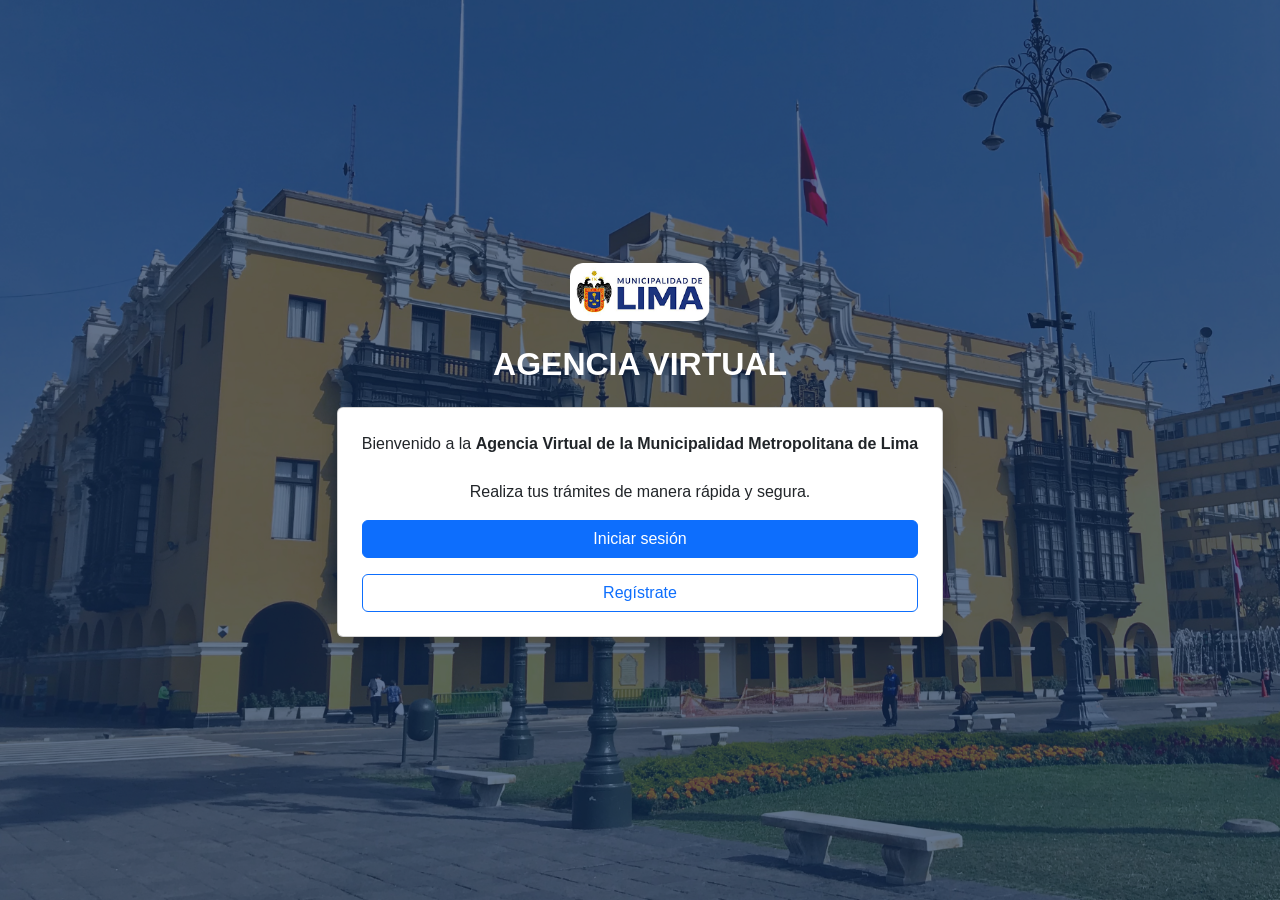
<file: home.html>
<!DOCTYPE html>
<html lang="es">
<head>
    <meta charset="UTF-8">
    <meta name="viewport" content="width=device-width, initial-scale=1">
    <title>Agencia Virtual - Municipalidad de Lima</title>
    <link href="https://cdn.jsdelivr.net/npm/bootstrap@5.3.3/dist/css/bootstrap.min.css" rel="stylesheet">
    <link rel="stylesheet" href="css/style.css">
</head>
<body>
    <div class="overlay"></div>
    <div class="container-fluid vh-100 d-flex align-items-center justify-content-center">
        <div class="content text-center">
            <!-- LOGO -->
            <img src="assets/logo.png" class="logo mb-4" alt="Logo MML">
            <h1 class="title mb-4">AGENCIA VIRTUAL</h1>
            <!-- CARD CENTRAL -->
            <div class="card home-card shadow">

    <div class="card-body p-4">

        <p class="description">

            Bienvenido a la
            <strong>
            Agencia Virtual de la Municipalidad Metropolitana de Lima
            </strong>

            <br><br>

            Realiza tus trámites de manera rápida y segura.

        </p>

        <a
        href="login.html"
        class="btn btn-primary btn-custom w-100 mb-3">

        Iniciar sesión

        </a>

        <a
        href="registro.html"
        class="btn btn-outline-primary btn-custom w-100">

        Regístrate

        </a>

    </div>

</div>
        </div>
    </div>


    <script src="https://cdn.jsdelivr.net/npm/bootstrap@5.3.3/dist/js/bootstrap.bundle.min.js"></script>
    <script src="js/app.js"></script>
</body>
</html>
</file>
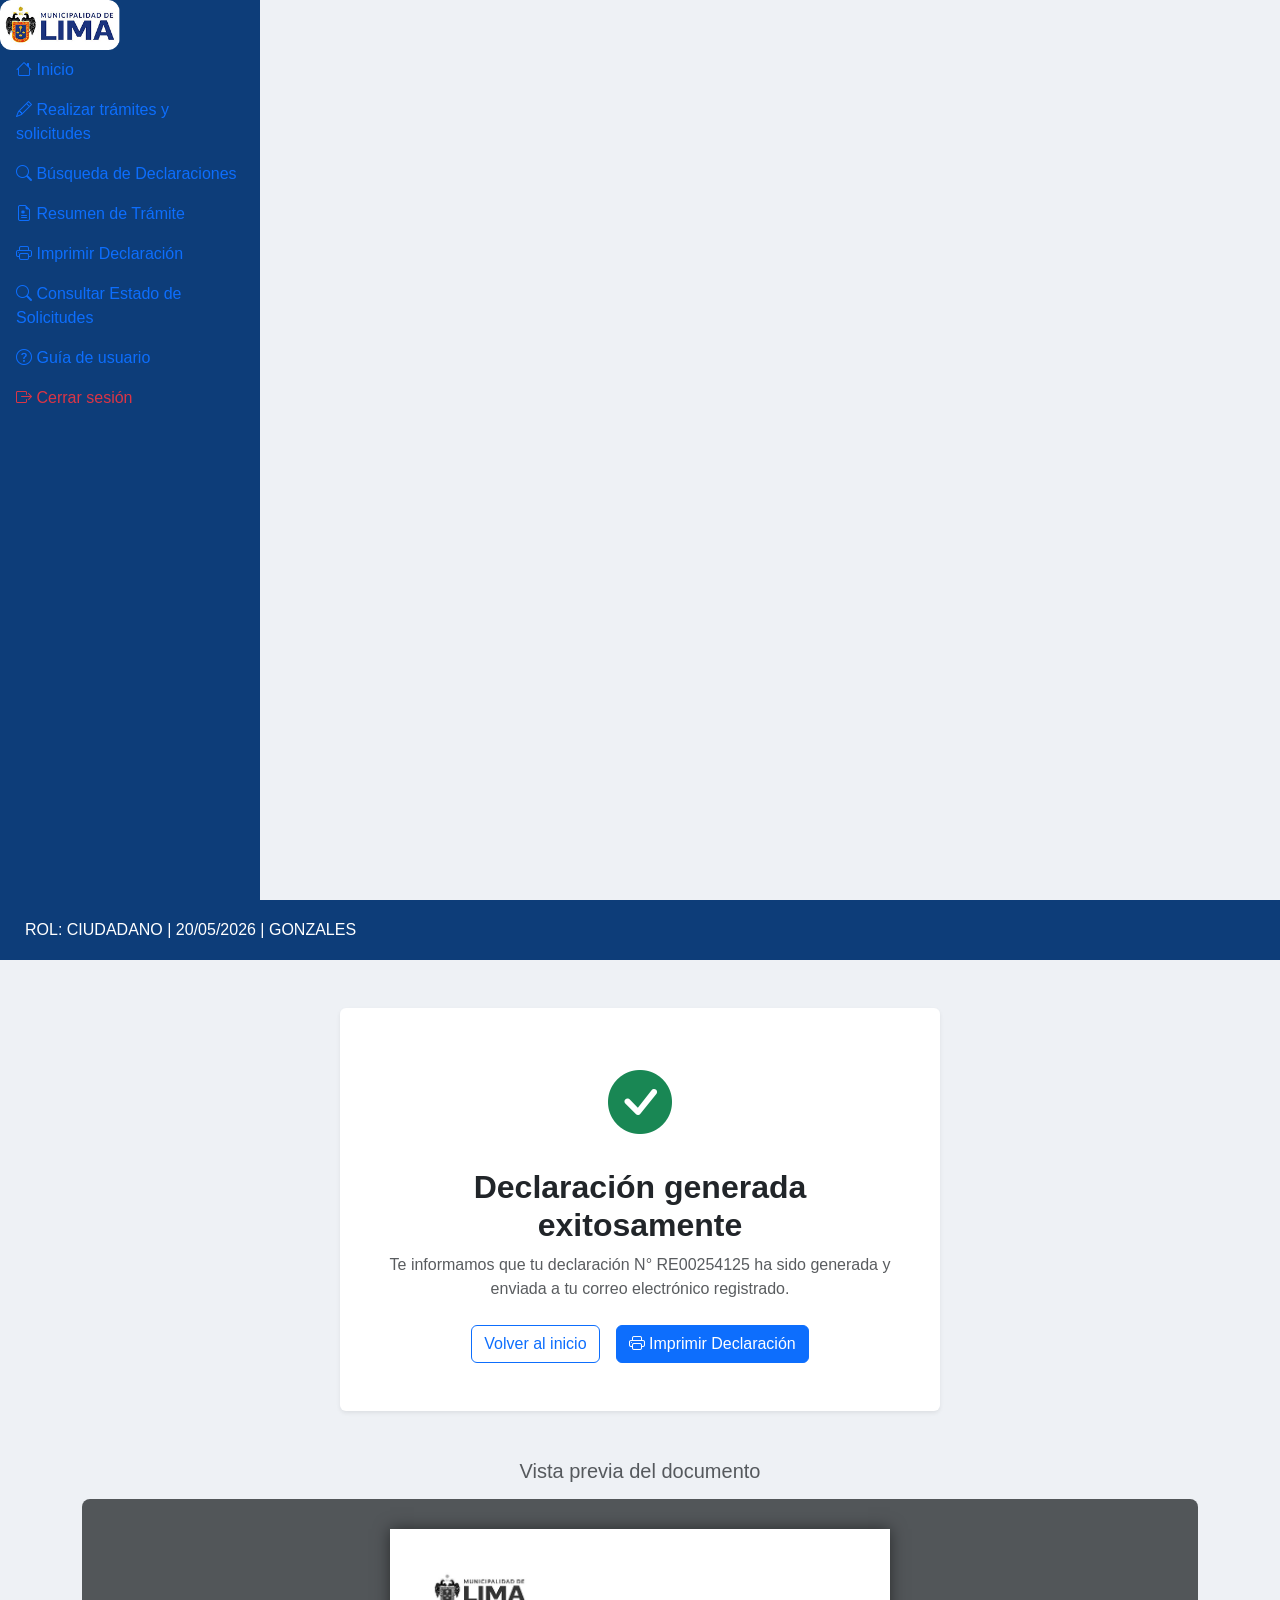
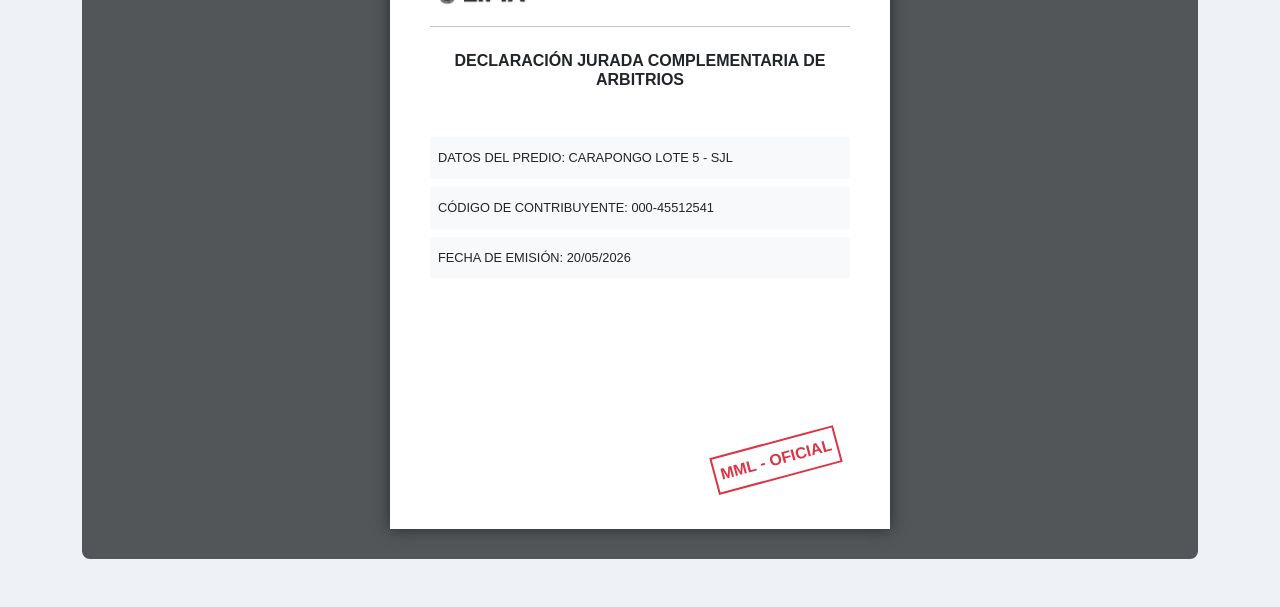
<file: imprimir.html>
<!DOCTYPE html>
<html lang="es">
<head>
    <meta charset="UTF-8">
    <meta name="viewport" content="width=device-width, initial-scale=1">
    <title>Declaración Generada — Agencia Virtual</title>
    <link href="https://cdn.jsdelivr.net/npm/bootstrap@5.3.3/dist/css/bootstrap.min.css" rel="stylesheet">
    <link href="https://cdn.jsdelivr.net/npm/bootstrap-icons@1.11.3/font/bootstrap-icons.min.css" rel="stylesheet">
    <link rel="stylesheet" href="css/dashboard.css">
    <style>
        .pdf-preview { background: #525659; padding: 30px; border-radius: 8px; min-height: 400px; display: flex; justify-content: center; }
        .document-page { background: white; width: 100%; max-width: 500px; height: 600px; box-shadow: 0 0 15px rgba(0,0,0,0.5); padding: 40px; position: relative; }
        .stamp { border: 2px solid #dc3545; color: #dc3545; padding: 5px; position: absolute; bottom: 50px; right: 50px; transform: rotate(-15deg); font-weight: bold; }
    </style>
</head>
<body>
    <nav id="sidebar">
        <div class="logo-container">
            <img src="assets/logo.png" class="logo">
        </div>
        <ul class="nav flex-column">
            <li class="nav-item">
                <a class="nav-link active" href="dashboard.html"><i class="bi bi-house"></i> Inicio</a>
            </li>
            <li class="nav-item">
                <a class="nav-link" href="generacion.html"><i class="bi bi-pencil"></i> Realizar trámites y solicitudes</a>
            </li>
            <li class="nav-item">
                <a class="nav-link" href="busqueda.html"><i class="bi bi-search"></i> Búsqueda de Declaraciones</a>
            </li>
            <li class="nav-item">
                <a class="nav-link" href="resumen.html"><i class="bi bi-file-earmark-medical"></i> Resumen de Trámite</a>
            </li>
            <li class="nav-item">
                <a class="nav-link" href="imprimir.html"><i class="bi bi-printer"></i> Imprimir Declaración</a>
            </li>
            <li class="nav-item">
                <a class="nav-link" href="#"><i class="bi bi-search"></i> Consultar Estado de Solicitudes</a>
            </li>
            <li class="nav-item">
                <a class="nav-link" href="#"><i class="bi bi-question-circle"></i> Guía de usuario</a>
            </li>
            <li class="nav-item mt-auto">
                <a class="nav-link text-danger" href="#" data-bs-toggle="modal" data-bs-target="#logoutModal">
                    <i class="bi bi-box-arrow-right"></i> Cerrar sesión
                </a>
            </li>
        </ul>
    </nav>
    <header class="topbar">
        <button class="btn text-white d-md-none" id="menuBtn">
            <i class="bi bi-list"></i>
        </button>
        <div class="user-info text-uppercase">
            ROL: CIUDADANO | <span id="fecha">20/05/2026</span> | GONZALES
        </div>
    </header>
    <div class="wrapper">
        <div class="main w-100">
            <div class="container py-5 text-center">

                <!-- MENSAJE DE ÉXITO (Página 22 PDF) -->
                <div class="card shadow-sm border-0 mb-5 mx-auto" style="max-width: 600px;">
                    <div class="card-body p-5">
                        <div class="text-success mb-3"><i class="bi bi-check-circle-fill" style="font-size: 4rem;"></i></div>
                        <h2 class="fw-bold">Declaración generada exitosamente</h2>
                        <p class="text-muted">Te informamos que tu declaración N° RE00254125 ha sido generada y enviada a tu correo electrónico registrado.</p>
                        <div class="d-flex justify-content-center gap-3 mt-4">
                            <a href="dashboard.html" class="btn btn-outline-primary">Volver al inicio</a>
                            <button class="btn btn-primary" onclick="window.print()"><i class="bi bi-printer"></i> Imprimir Declaración</button>
                        </div>
                    </div>
                </div>

                <!-- VISTA PREVIA DEL DOCUMENTO (Página 24 PDF) -->
                <h5 class="text-muted mb-3">Vista previa del documento</h5>
                <div class="pdf-preview shadow-inner">
                    <div class="document-page">
                        <div class="text-start">
                            <img src="assets/logo.png" style="width: 100px; filter: grayscale(1);">
                            <hr>
                            <h6 class="text-center fw-bold mt-4">DECLARACIÓN JURADA COMPLEMENTARIA DE ARBITRIOS</h6>
                            <div class="mt-5" style="font-size: 0.8rem; line-height: 2;">
                                <div class="bg-light p-2 mb-2">DATOS DEL PREDIO: CARAPONGO LOTE 5 - SJL</div>
                                <div class="bg-light p-2 mb-2">CÓDIGO DE CONTRIBUYENTE: 000-45512541</div>
                                <div class="bg-light p-2 mb-2">FECHA DE EMISIÓN: 20/05/2026</div>
                            </div>
                            <div class="stamp">MML - OFICIAL</div>
                        </div>
                    </div>
                </div>
            </div>
        </div>
    </div>
</body>
</html>
</file>
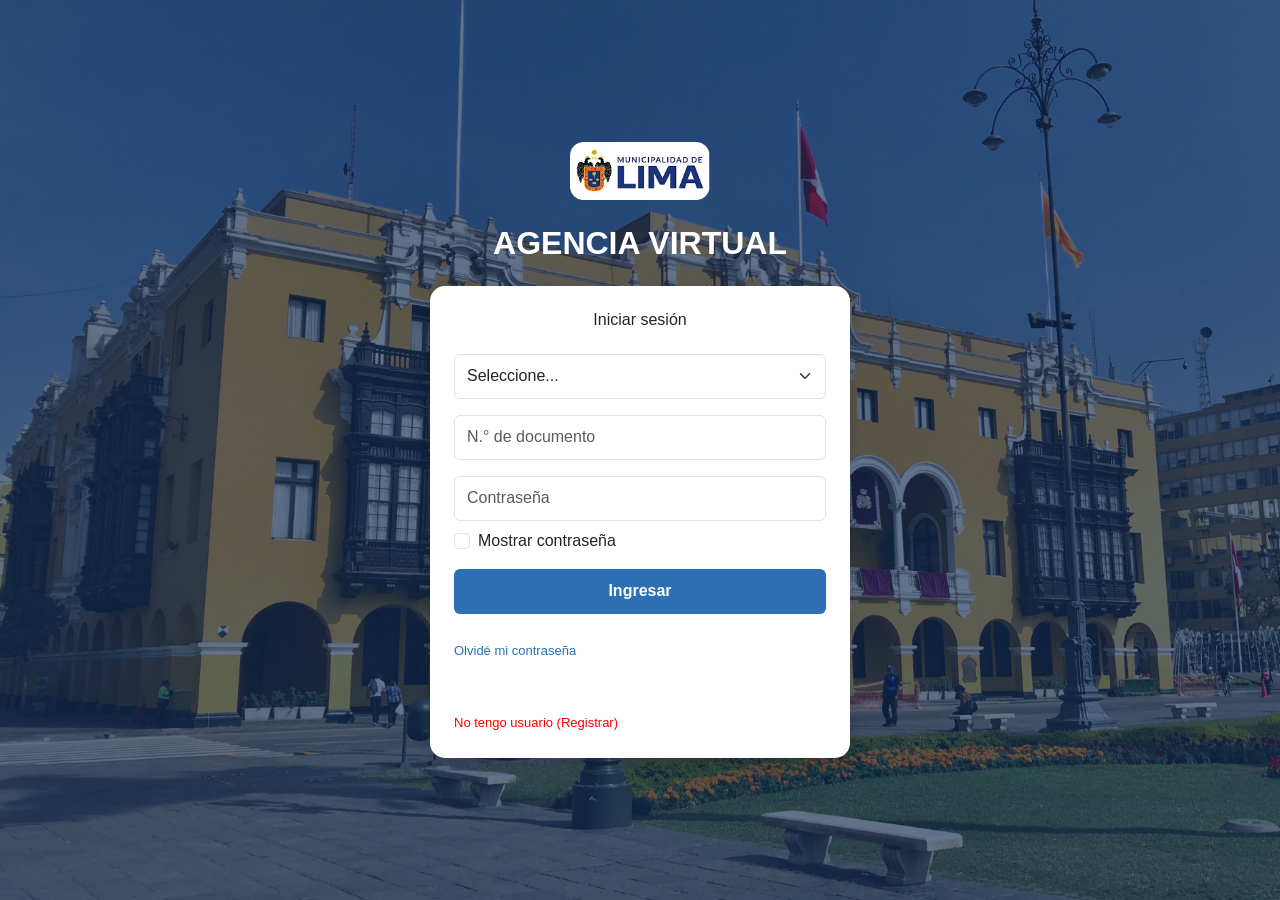
<file: login.html>
<!DOCTYPE html>
<html lang="es">
<head>
    <meta charset="UTF-8">
    <meta name="viewport" content="width=device-width, initial-scale=1">
    <title>Login - Agencia Virtual</title>
    <link href="https://cdn.jsdelivr.net/npm/bootstrap@5.3.3/dist/css/bootstrap.min.css" rel="stylesheet">
    <link rel="stylesheet" href="css/style.css">
</head>
<body>
    <div class="overlay"></div>
    <div class="container vh-100 d-flex justify-content-center align-items-center">
        <div class="content text-center">
            <img src="assets/logo.png" class="logo mb-4">
            <h1 class="title mb-4">AGENCIA VIRTUAL</h1>
            <div class="card login-card shadow">
                <div class="card-body p-4">
                    <h6 class="text-center mb-4">Iniciar sesión</h6>
                    <form id="loginForm">
                        <div class="mb-3">
                            <select id="tipoDoc" class="form-select">
                                <option value="">Seleccione...</option>
                                <option>DNI</option>
                                <option>CE</option>
                            </select>
                        </div>
                        <div class="mb-3">
                            <input id="documento" type="text" class="form-control" placeholder="N.° de documento">
                        </div>
                        <div class="mb-2 position-relative">
                            <input id="password" type="password" class="form-control" placeholder="Contraseña">
                        </div>
                        <div class="form-check mb-3 text-start">
                            <input class="form-check-input" type="checkbox" id="mostrarPass">
                            <label class="form-check-label">Mostrar contraseña</label>
                        </div>
                        <button type="submit" class="btn btn-primary w-100 btn-login">Ingresar</button>
                    </form>
                    <div class="links text-start mt-4">

<a href="recuperar.html">

Olvidé mi contraseña

</a>

<br>

<a href="#">

</a>

<br><br>

<a
href="registro.html"
class="registro-link">

No tengo usuario (Registrar)

</a>

</div>
                </div>
            </div>
        </div>
    </div>

    <!-- MODAL ERROR -->
    <div class="modal fade" id="errorModal">
        <div class="modal-dialog modal-dialog-centered">
            <div class="modal-content">
                <div class="modal-header">
                    <h5>Error de acceso</h5>
                    <button class="btn-close" data-bs-dismiss="modal"></button>
                </div>
                <div class="modal-body">
                    Credenciales incorrectas. Revise la información ingresada.
                </div>
            </div>
        </div>
    </div>

    <!-- MODAL ÉXITO -->
    <div class="modal fade" id="successModal">
        <div class="modal-dialog modal-dialog-centered">
            <div class="modal-content">
                <div class="modal-header">
                    <h5>Acceso autorizado</h5>
                </div>
                <div class="modal-body text-center">
                    <div class="spinner-border text-primary mb-3"></div>
                    <p>Validando acceso...</p>
                </div>
            </div>
        </div>
    </div>





    <script src="https://cdn.jsdelivr.net/npm/bootstrap@5.3.3/dist/js/bootstrap.bundle.min.js"></script>
    <script src="js/login.js"></script>
</body>
</html>
</file>
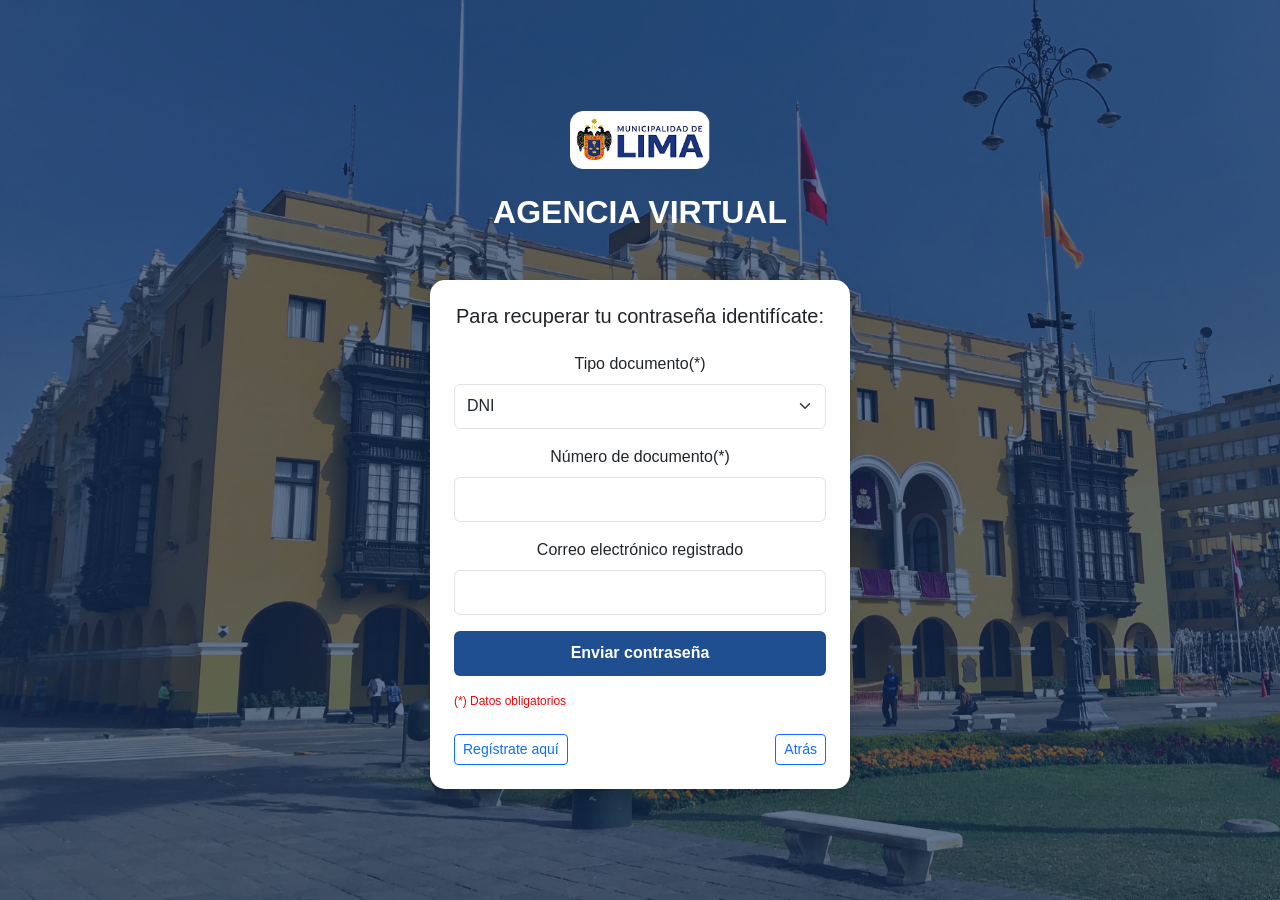
<file: recuperar.html>
<!DOCTYPE html>
<html lang="es">

<head>

<meta charset="UTF-8">
<meta name="viewport" content="width=device-width, initial-scale=1">

<title>Recuperar Contraseña</title>

<link href="https://cdn.jsdelivr.net/npm/bootstrap@5.3.3/dist/css/bootstrap.min.css" rel="stylesheet">

<link rel="stylesheet" href="css/auth.css">

</head>

<body>

<div class="overlay"></div>

<div class="container vh-100 d-flex justify-content-center align-items-center">

<div class="content text-center">

<img src="assets/logo.png" class="logo mb-4">

<h1 class="title mb-5">
AGENCIA VIRTUAL
</h1>

<div class="card auth-card shadow">

<div class="card-body p-4">

<h5 class="mb-4">
Para recuperar tu contraseña identifícate:
</h5>

<form id="recuperarForm">

<div class="mb-3">

<label class="form-label">
Tipo documento(*)
</label>

<select class="form-select">

<option>DNI</option>
<option>CE</option>

</select>

</div>

<div class="mb-3">

<label class="form-label">
Número de documento(*)
</label>

<input
type="text"
class="form-control"
id="doc">

</div>

<div class="mb-3">

<label class="form-label">
Correo electrónico registrado
</label>

<input
type="email"
class="form-control"
id="correo">

</div>

<button
type="submit"
class="btn btn-primary w-100 btn-main">

Enviar contraseña

</button>

<p class="required mt-3">
(*) Datos obligatorios
</p>

<div class="d-flex justify-content-between mt-4">

<a href="registro.html"
class="btn btn-outline-primary btn-sm">

Regístrate aquí

</a>

<a href="login.html"
class="btn btn-outline-primary btn-sm">

Atrás

</a>

</div>

</form>

</div>

</div>

</div>

</div>

<!-- MODAL -->

<div class="modal fade" id="correoModal">

<div class="modal-dialog modal-dialog-centered">

<div class="modal-content">

<div class="modal-header">

<h5>Correo enviado</h5>

<button class="btn-close" data-bs-dismiss="modal"></button>

</div>

<div class="modal-body">

Revise su bandeja de entrada.

</div>

</div>

</div>

</div>

<script src="https://cdn.jsdelivr.net/npm/bootstrap@5.3.3/dist/js/bootstrap.bundle.min.js"></script>

<script src="js/recuperar.js"></script>

</body>
</html>
</file>
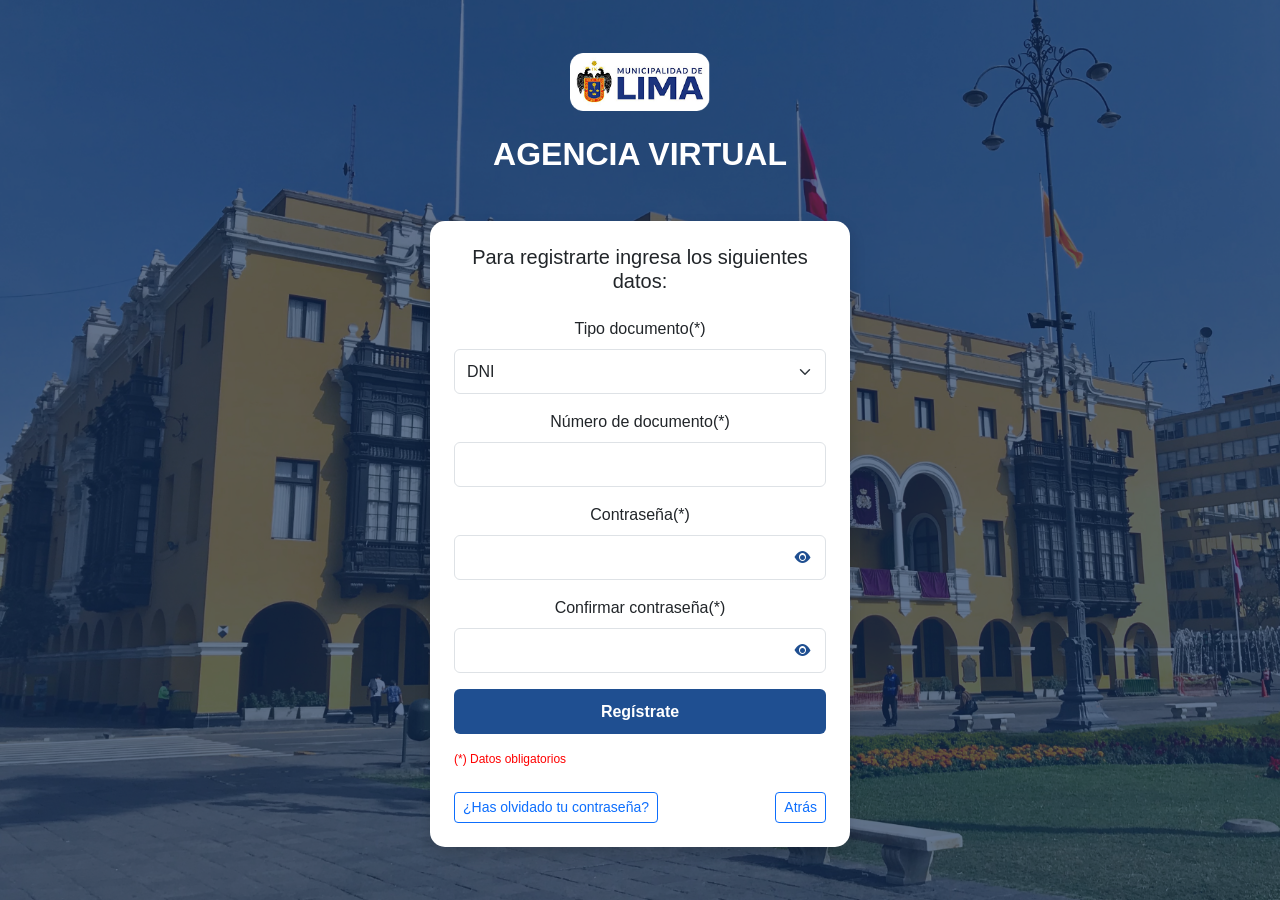
<file: registro.html>
<!DOCTYPE html>
<html lang="es">

<head>

<meta charset="UTF-8">
<meta name="viewport" content="width=device-width, initial-scale=1">

<title>Nuevo Registro</title>

<link href="https://cdn.jsdelivr.net/npm/bootstrap@5.3.3/dist/css/bootstrap.min.css" rel="stylesheet">

<link href="https://cdn.jsdelivr.net/npm/bootstrap-icons@1.11.3/font/bootstrap-icons.min.css" rel="stylesheet">

<link rel="stylesheet" href="css/auth.css">

</head>

<body>

<div class="overlay"></div>

<div class="container vh-100 d-flex justify-content-center align-items-center">

<div class="content text-center">

<img src="assets/logo.png" class="logo mb-4">

<h1 class="title mb-5">
AGENCIA VIRTUAL
</h1>

<div class="card auth-card shadow">

<div class="card-body p-4">

<h5 class="mb-4">
Para registrarte ingresa los siguientes datos:
</h5>

<form id="registroForm">

<div class="mb-3">

<label class="form-label">
Tipo documento(*)
</label>

<select class="form-select" id="tipoDoc">

<option>DNI</option>
<option>CE</option>

</select>

</div>

<div class="mb-3">

<label class="form-label">
Número de documento(*)
</label>

<input
type="text"
class="form-control"
id="documento">

</div>

<div class="mb-3 position-relative">

<label class="form-label">
Contraseña(*)
</label>

<input
type="password"
class="form-control"
id="password">

<i class="bi bi-eye-fill eye-icon"
onclick="togglePassword('password')"></i>

</div>

<div class="mb-3 position-relative">

<label class="form-label">
Confirmar contraseña(*)
</label>

<input
type="password"
class="form-control"
id="confirmPassword">

<i class="bi bi-eye-fill eye-icon"
onclick="togglePassword('confirmPassword')"></i>

</div>

<button
type="submit"
class="btn btn-primary w-100 btn-main">

Regístrate

</button>

<p class="required mt-3">
(*) Datos obligatorios
</p>

<div class="d-flex justify-content-between mt-4">

<a href="recuperar.html"
class="btn btn-outline-primary btn-sm">

¿Has olvidado tu contraseña?

</a>

<a href="login.html"
class="btn btn-outline-primary btn-sm">

Atrás

</a>

</div>

</form>

</div>

</div>

</div>

</div>

<!-- MODAL -->

<div class="modal fade" id="successModal">

<div class="modal-dialog modal-dialog-centered">

<div class="modal-content">

<div class="modal-header">

<h5>Registro exitoso</h5>

<button class="btn-close" data-bs-dismiss="modal"></button>

</div>

<div class="modal-body">

Cuenta creada correctamente.

</div>

</div>

</div>

</div>

<script src="https://cdn.jsdelivr.net/npm/bootstrap@5.3.3/dist/js/bootstrap.bundle.min.js"></script>

<script src="js/registro.js"></script>

</body>
</html>
</file>
<file: css/dashboard.css>
body{
    margin:0;
    background:#eef1f5;
    font-family:Arial, sans-serif;
}

.wrapper{
    display:flex;
}

/* SIDEBAR */

#sidebar{
    width:260px;
    min-height:100vh;
    background:#0d3d79;
    transition:0.3s;
}

#sidebar{
    width:260px;
    min-height:100vh;
    background:#0d3d79;
    transition:0.3s;
    overflow:hidden;
}

.logo{
    width:120px;
    transition:0.3s;
}

#sidebar.hide .logo{
    width:45px;
}

/* SIDEBAR COLAPSADO */

#sidebar.hide{
    width:80px;
}

/* OCULTAR TEXTO */

#sidebar.hide span{
    display:none;
}

/* CENTRAR ICONOS */

#sidebar.hide .menu a{
    justify-content:center;
}

/* LOGO */

#sidebar.hide .logo{
    width:50px;
}

/* TOP LOGO */

#sidebar.hide .sidebar-top{
    display:flex;
    justify-content:center;
}

.sidebar-top{
    padding:20px;
}

.logo{
    width:120px;
}

.menu{
    list-style:none;
    padding:0;
    margin:0;
}

.menu li{
    margin:5px 0;
}

.menu a{
    color:white;
    text-decoration:none;
    display:flex;
    align-items:center;
    gap:12px;
    padding:14px 20px;
}

.menu a:hover{
    background:#114b95;
}

.menu li.active{
    background:#114b95;
}

.logout{
    margin-top:40px;
}

/* MAIN */

.main-content{
    width:100%;
}

/* TOPBAR */

.topbar{
    height:60px;
    background:#0d3d79;
    color:white;
    display:flex;
    align-items:center;
    justify-content:space-between;
    padding:0 25px;
}

.menu-toggle{
    background:none;
    border:none;
    color:white;
    font-size:24px;
}

.topbar-right{
    display:flex;
    gap:25px;
    align-items:center;
}

.top-item{
    display:flex;
    align-items:center;
    gap:8px;
    font-size:14px;
}

/* CONTENIDO */

.contenido{
    padding:40px;
}

.titulo{
    font-size:40px;
    font-weight:bold;
}

.subtitulo{
    color:#6c757d;
    margin-top:10px;
    margin-bottom:30px;
}

/* TABLA */

.tabla-card{
    border:none;
    border-top:4px solid #1e88e5;
    box-shadow:0 3px 10px rgba(0,0,0,0.08);
}

.tabla-title{
    margin-bottom:25px;
    font-weight:bold;
    color:#0d3d79;
}

.tabla-resultados thead{
    background:#dff5ff;
}

.tabla-resultados th{
    color:#0d3d79;
}

.pdf-link{
    color:#0d6efd;
    text-decoration:none;
    font-weight:bold;
}

.pdf-link:hover{
    text-decoration:underline;
}

/* RESPONSIVE */

@media(max-width:992px){

    #sidebar{
        position:fixed;
        z-index:999;
    }

    .topbar-right{
        gap:10px;
        font-size:12px;
    }

    .titulo{
        font-size:28px;
    }

}

/* ======================================
   MODAL PDF
====================================== */

.pdf-modal-content{
    border: none;
    border-radius: 18px;
    overflow: hidden;
}

.pdf-header{
    background: #0f3b75;

    color: white;

    padding: 16px 24px;

    display: flex;

    justify-content: space-between;

    align-items: center;
}

.pdf-header h5{
    margin: 0;

    font-size: 20px;

    font-weight: 700;
}

.pdf-frame{
    width: 100%;

    height: 80vh;

    display: block;
}


/* =========================================
   CONTENIDO DASHBOARD
========================================= */

.contenido{
    padding:40px;
}

.titulo{
    font-size:38px;
    font-weight:700;
    color:#0d3d79;
    margin-bottom:12px;
}

.subtitulo{
    color:#6c757d;
    font-size:16px;
    margin-bottom:35px;
}


/* =========================================
   CARDS PASOS
========================================= */

.info-card{
    background:#fff;
    border:none;
    border-top:4px solid #1e88e5;
    border-radius:14px;
    padding:28px;
    min-height:220px;

    box-shadow:0 4px 12px rgba(0,0,0,.08);

    transition:.25s ease;
}

.info-card:hover{
    transform:translateY(-4px);
}

.numero{

    width:62px;
    height:62px;

    background:#1e88e5;
    color:white;

    border-radius:50%;

    display:flex;
    align-items:center;
    justify-content:center;

    font-size:24px;
    font-weight:700;

    margin-bottom:22px;
}

.info-card p{

    margin:0;

    font-size:15px;
    line-height:1.8;

    color:#495057;
}


/* =========================================
   ALERTA INFORMATIVA
========================================= */

.alerta-info{

    background:#fff;

    border-left:5px solid #1e88e5;

    border-radius:12px;

    margin-top:50px;

    padding:22px 28px;

    display:flex;
    align-items:center;
    gap:18px;

    box-shadow:0 4px 12px rgba(0,0,0,.08);
}

.alerta-info i{

    font-size:30px;

    color:#1e88e5;

    flex-shrink:0;
}

.alerta-info div{

    color:#495057;

    line-height:1.6;
}


/* =========================================
   ACCIONES
========================================= */

.acciones{

    margin-top:45px;

    display:flex;

    justify-content:flex-end;
}

.btn-continuar{

    background:#2f5fa9;

    color:white;

    border:none;

    padding:14px 38px;

    border-radius:10px;

    font-weight:600;

    transition:.25s;
}

.btn-continuar:hover{

    background:#244d8f;

    color:white;
}


/* =========================================
   RESPONSIVE
========================================= */

@media(max-width:992px){

    #sidebar{
        position:fixed;
        top:0;
        left:-260px;
        width:260px;
        height:100vh;
        z-index:1200;
        transition:.3s;
    }

    #sidebar.show{
        left:0;
    }

    .main-content{
        margin-left:0 !important;
        width:100%;
    }

    .topbar-right{
        gap:10px;
        font-size:12px;
    }

}

@media(max-width:992px){

    /* MOBILE: ocultar fecha y hora */

.topbar-right .top-item:nth-child(2),
.topbar-right .top-item:nth-child(3){

    display:none;

}

    body.menu-open::after{

        content:'';

        position:fixed;
        inset:0;

        background:rgba(0,0,0,.45);

        z-index:1100;

    }

}
</file>
<file: css/consulta.css>
body{
    margin:0;
    background:#eef1f5;
    font-family:Arial, sans-serif;
}

.wrapper{
    display:flex;
}

/* SIDEBAR */

#sidebar{
    width:260px;
    min-height:100vh;
    background:#0d3d79;
    transition:0.3s;
}

#sidebar{
    width:260px;
    min-height:100vh;
    background:#0d3d79;
    transition:0.3s;
    overflow:hidden;
}

.logo{
    width:120px;
    transition:0.3s;
}

#sidebar.hide .logo{
    width:45px;
}

/* SIDEBAR COLAPSADO */

#sidebar.hide{
    width:80px;
}

/* OCULTAR TEXTO */

#sidebar.hide span{
    display:none;
}

/* CENTRAR ICONOS */

#sidebar.hide .menu a{
    justify-content:center;
}

/* LOGO */

#sidebar.hide .logo{
    width:50px;
}

/* TOP LOGO */

#sidebar.hide .sidebar-top{
    display:flex;
    justify-content:center;
}

.sidebar-top{
    padding:20px;
}

.logo{
    width:120px;
}

.menu{
    list-style:none;
    padding:0;
    margin:0;
}

.menu li{
    margin:5px 0;
}

.menu a{
    color:white;
    text-decoration:none;
    display:flex;
    align-items:center;
    gap:12px;
    padding:14px 20px;
}

.menu a:hover{
    background:#114b95;
}

.menu li.active{
    background:#114b95;
}

.logout{
    margin-top:40px;
}

/* MAIN */

.main-content{
    width:100%;
}

/* TOPBAR */

.topbar{
    height:60px;
    background:#0d3d79;
    color:white;
    display:flex;
    align-items:center;
    justify-content:space-between;
    padding:0 25px;
}

.menu-toggle{
    background:none;
    border:none;
    color:white;
    font-size:24px;
}

.topbar-right{
    display:flex;
    gap:25px;
    align-items:center;
}

.top-item{
    display:flex;
    align-items:center;
    gap:8px;
    font-size:14px;
}

/* CONTENIDO */

.contenido{
    padding:40px;
}

.titulo{
    font-size:40px;
    font-weight:bold;
}

.subtitulo{
    color:#6c757d;
    margin-top:10px;
    margin-bottom:30px;
}

/* TABLA */

.tabla-card{
    border:none;
    border-top:4px solid #1e88e5;
    box-shadow:0 3px 10px rgba(0,0,0,0.08);
}

.tabla-title{
    margin-bottom:25px;
    font-weight:bold;
    color:#0d3d79;
}

.tabla-resultados thead{
    background:#dff5ff;
}

.tabla-resultados th{
    color:#0d3d79;
}

.pdf-link{
    color:#0d6efd;
    text-decoration:none;
    font-weight:bold;
}

.pdf-link:hover{
    text-decoration:underline;
}

/* RESPONSIVE */

@media(max-width:992px){

    /* SIDEBAR OCULTO */

    #sidebar{

        position:fixed;
        top:0;
        left:-260px;

        width:260px;
        height:100vh;

        z-index:1200;

        transition:.3s;
    }

    /* CUANDO SE ABRE */

    #sidebar.show{
        left:0;
    }

    /* MAIN OCUPA TODO */

    .main-content{
        width:100%;
        margin-left:0 !important;
    }

    /* TOPBAR */

    .topbar-right{
        gap:10px;
        font-size:12px;
    }

    /* SOLO ROL + USUARIO */

    .top-item:nth-child(2),
    .top-item:nth-child(3){
        display:none;
    }

}

/* ======================================
   MODAL PDF
====================================== */

.pdf-modal-content{
    border: none;
    border-radius: 18px;
    overflow: hidden;
}

.pdf-header{
    background: #0f3b75;

    color: white;

    padding: 16px 24px;

    display: flex;

    justify-content: space-between;

    align-items: center;
}

.pdf-header h5{
    margin: 0;

    font-size: 20px;

    font-weight: 700;
}

.pdf-frame{
    width: 100%;

    height: 80vh;

    display: block;
}

/* FONDO OSCURO DETRÁS DEL MENÚ */

#sidebar::before{
    content:'';
    display:none;
}

@media(max-width:992px){

    body.menu-open::after{

        content:'';

        position:fixed;
        inset:0;

        background:rgba(0,0,0,.45);

        z-index:1100;
    }

}
</file>
<file: css/generacion.css>
body{
    margin:0;
    background:#eef1f5;
    font-family:Arial, sans-serif;
}

.wrapper{
    display:flex;
}

/* SIDEBAR */

#sidebar{
    width:260px;
    min-height:100vh;
    background:#0d3d79;
    transition:0.3s;
}

#sidebar{
    width:260px;
    min-height:100vh;
    background:#0d3d79;
    transition:0.3s;
    overflow:hidden;
}

.logo{
    width:120px;
    transition:0.3s;
}

#sidebar.hide .logo{
    width:45px;
}

/* SIDEBAR COLAPSADO */

#sidebar.hide{
    width:80px;
}

/* OCULTAR TEXTO */

#sidebar.hide span{
    display:none;
}

/* CENTRAR ICONOS */

#sidebar.hide .menu a{
    justify-content:center;
}

/* LOGO */

#sidebar.hide .logo{
    width:50px;
}

/* TOP LOGO */

#sidebar.hide .sidebar-top{
    display:flex;
    justify-content:center;
}

.logo{
    width:120px;
}

.sidebar-top{
    padding:20px;
}

.menu{
    list-style:none;
    padding:0;
}

.menu li{
    margin:5px 0;
}

.menu a{
    color:white;
    text-decoration:none;
    display:flex;
    align-items:center;
    gap:12px;
    padding:14px 20px;
}

.menu li.active{
    background:#114b95;
}

.menu a:hover{
    background:#114b95;
}

/* MAIN */

.main-content{
    width:100%;
}

/* TOPBAR */

.topbar{
    height:60px;
    background:#0d3d79;
    color:white;
    display:flex;
    align-items:center;
    justify-content:space-between;
    padding:0 25px;
}

.topbar-right{
    display:flex;
    gap:25px;
    align-items:center;
}

.top-item{
    display:flex;
    align-items:center;
    gap:8px;
    font-size:14px;
}

.menu-toggle{
    background:none;
    border:none;
    color:white;
    font-size:24px;
}

/* CONTENIDO */

.contenido{
    padding:40px;
}

.titulo{
    font-size:40px;
    font-weight:bold;
    margin-bottom:30px;
}

/* BLOQUES */

.bloque{
    background:white;
    padding:25px;
    border-top:4px solid #1e88e5;
}

.bloque-header{
    display:flex;
    justify-content:space-between;
    cursor:pointer;
}

.bloque label{
    font-size:14px;
    font-weight:bold;
    color:#0d3d79;
}

.form-select{
    height:50px;
}

.btn-buscar{
    background:#16c1f3;
    color:white;
    height:50px;
}

.resultado-title{
    margin-top:30px;
    font-weight:bold;
    color:#0d3d79;
}

.tabla-resultados thead{
    background:#b8ecfa;
}

.tabla-resultados{
    margin-top:15px;
}

/* BOTONES */

.acciones{
    margin-top:40px;
    display:flex;
    justify-content:flex-end;
    gap:20px;
}

.btn-atras{
    width:200px;
    height:55px;
    border:2px solid #0d3d79;
}

.btn-generar{
    width:260px;
    height:55px;
    background:#2f5fa9;
    color:white;
}

/* MODAL */

.modal-custom{
    border-radius:20px;
    padding:30px;
}

.success-icon{
    font-size:70px;
    color:#34a853;
    margin-bottom:20px;
}

.btn:disabled{
    opacity: 0.5;
    cursor: not-allowed;
}

/* =========================================
   MODAL PDF
========================================= */

.pdf-modal-content{
    border-radius: 18px;
    overflow: hidden;
    border: none;
}

.pdf-header{
    background: #0f3b75;
    color: white;

    padding: 16px 24px;

    display: flex;
    justify-content: space-between;
    align-items: center;
}

.pdf-header h5{
    margin: 0;
    font-size: 20px;
    font-weight: 700;
}

.pdf-frame{
    width: 100%;
    height: 80vh;
    display: block;
}

.modal-behind{
    opacity: .3;
}



/* =========================================
   RESPONSIVE
========================================= */

@media(max-width:992px){

    #sidebar{
        position:fixed;
        top:0;
        left:-260px;
        width:260px;
        height:100vh;
        z-index:1200;
        transition:.3s;
    }

    #sidebar.show{
        left:0;
    }

    .main-content{
        margin-left:0 !important;
        width:100%;
    }

    .topbar-right{
        gap:10px;
        font-size:12px;
    }

}

@media(max-width:992px){

    /* MOBILE: ocultar fecha y hora */

.topbar-right .top-item:nth-child(2),
.topbar-right .top-item:nth-child(3){

    display:none;

}

    body.menu-open::after{

        content:'';

        position:fixed;
        inset:0;

        background:rgba(0,0,0,.45);

        z-index:1100;

    }

}
</file>
<file: css/guia.css>
/* ======================================
   GENERAL
====================================== */

*{
    margin:0;
    padding:0;
    box-sizing:border-box;
}

body{
    font-family:'Segoe UI', sans-serif;
    background:#f4f6f9;
    overflow-x:hidden;
}

/* ======================================
   WRAPPER
====================================== */

.wrapper{
    display:flex;
    min-height:100vh;
}


/* ======================================
   SIDEBAR
====================================== */

#sidebar{
    width:260px;
    min-height:100vh;
    background:#0d3d79;
    transition:.3s;
    overflow:hidden;
}

#sidebar.hide{
    width:80px;
}

/* LOGO */

.sidebar-top{
    padding:20px;
}

.logo{
    width:120px;
    transition:.3s;
}

#sidebar.hide .logo{
    width:50px;
}

#sidebar.hide .sidebar-top{
    display:flex;
    justify-content:center;
}

/* MENU */

.menu{
    list-style:none;
    padding:0;
    margin:0;
}

.menu li{
    margin:5px 0;
}

.menu a{
    color:white;
    text-decoration:none;
    display:flex;
    align-items:center;
    gap:12px;
    padding:14px 20px;
}

.menu a:hover{
    background:#114b95;
}

.menu li.active{
    background:#114b95;
}

.logout{
    margin-top:40px;
}

/* COLAPSADO */

#sidebar.hide span{
    display:none;
}

#sidebar.hide .menu a{
    justify-content:center;
}

/* ======================================
   MAIN
====================================== */

.main-content{
    width:100%;
}

/* ======================================
   TOPBAR
====================================== */

.topbar{
    height:60px;
    background:#0d3d79;
    color:white;
    display:flex;
    align-items:center;
    justify-content:space-between;
    padding:0 25px;
}

.menu-toggle{
    background:none;
    border:none;
    color:white;
    font-size:24px;
}

.topbar-right{
    display:flex;
    gap:25px;
    align-items:center;
}

.top-item{
    display:flex;
    align-items:center;
    gap:8px;
    font-size:14px;
}

/* ======================================
   CONTENIDO
====================================== */

.contenido{
    padding:40px;
}

/* HERO */

.hero-guia{
    background:#fff;
    border-radius:18px;
    padding:40px;
    margin-bottom:30px;
    box-shadow:0 2px 10px rgba(0,0,0,0.05);
}

.hero-guia h1{
    font-size:38px;
    color:#0b2c5f;
    margin-bottom:15px;
    font-weight:700;
}

.hero-guia p{
    color:#666;
    max-width:850px;
    line-height:1.7;
    margin-bottom:25px;
}

.btn-manual{
    padding:12px 25px;
    border-radius:10px;
    font-weight:600;
}

/* ======================================
   INDICE
====================================== */

.indice-card{
    background:#fff;
    border-radius:18px;
    padding:30px;
    margin-bottom:35px;
    box-shadow:0 2px 10px rgba(0,0,0,0.05);
}

.indice-card h4{
    color:#0b2c5f;
    margin-bottom:20px;
    font-weight:700;
}

.indice-links{
    display:grid;
    grid-template-columns:repeat(auto-fit,minmax(250px,1fr));
    gap:15px;
}

.indice-links a{
    text-decoration:none;
    background:#f4f6f9;
    padding:15px;
    border-radius:12px;
    color:#0b2c5f;
    font-weight:600;
    transition:0.3s;
}

.indice-links a:hover{
    background:#dbe7ff;
}

/* ======================================
   SECCIONES
====================================== */

.seccion-guia{
    margin-bottom:40px;
}

.titulo-seccion{
    display:flex;
    align-items:center;
    gap:12px;
    margin-bottom:20px;
}

.titulo-seccion i{
    font-size:28px;
    color:#0b2c5f;
}

.titulo-seccion h2{
    color:#0b2c5f;
    font-weight:700;
}

/* ======================================
   CARDS
====================================== */

.guia-card{
    border:none;
    border-radius:18px;
    box-shadow:0 2px 10px rgba(0,0,0,0.05);
}

.guia-card .card-body{
    padding:30px;
}

.guia-card li{
    margin-bottom:15px;
    line-height:1.7;
}

/* ======================================
   ACCORDION
====================================== */

.accordion-item{
    border:none;
    border-radius:15px !important;
    overflow:hidden;
    margin-bottom:15px;
    box-shadow:0 2px 10px rgba(0,0,0,0.05);
}

.accordion-button{
    font-weight:600;
    padding:18px;
}

.accordion-button:not(.collapsed){
    background:#e8f0ff;
    color:#0b2c5f;
}

.accordion-body{
    line-height:1.7;
    color:#555;
}

/* ======================================
   MODAL
====================================== */

.logout-modal{
    border-radius:18px;
    overflow:hidden;
}

/* ======================================
   RESPONSIVE
====================================== */

/* =========================================
   RESPONSIVE
========================================= */

@media(max-width:992px){

    /* MOBILE: ocultar fecha y hora */

.topbar-right .top-item:nth-child(2),
.topbar-right .top-item:nth-child(3){

    display:none;

}

    #sidebar{
        position:fixed;
        top:0;
        left:-260px;
        width:260px;
        height:100vh;
        z-index:1200;
        transition:.3s;
    }

    #sidebar.show{
        left:0;
    }

    .main-content{
        margin-left:0 !important;
        width:100%;
    }

    .topbar-right{
        gap:10px;
        font-size:12px;
    }

}

@media(max-width:992px){

    body.menu-open::after{

        content:'';

        position:fixed;
        inset:0;

        background:rgba(0,0,0,.45);

        z-index:1100;

    }

}

@media(max-width:768px){

    .contenido{
        padding:20px;
    }

    .hero-guia{
        padding:25px;
    }

    .hero-guia h1{
        font-size:30px;
    }

}
</file>
<file: css/style.css>
body {
    margin: 0;
    background-image: url("../assets/municipalidad.jpg");
    background-size: cover;
    background-position: center;
    font-family: Segoe UI, sans-serif;
    position: relative;
    overflow: hidden;
}

.overlay {
    position: absolute;
    top: 0;
    left: 0;
    width: 100%;
    height: 100%;
    background: rgba(17,45,90,.65);
    z-index: 1;
}

.content {
    position: relative;
    z-index: 2;
}

.logo {
    width: 140px;
}

.title {
    color: #fff;
    font-size: 2rem;
    font-weight: 700;
}

.login-card {
    width: 420px;
    border: none;
    border-radius: 15px;
}

.form-control,
.form-select {
    height: 45px;
}

.btn-login {
    background: #2c6fb2;
    border: none;
    height: 45px;
    font-weight: 600;
}

.btn-login:hover {
    background: #1f5f9e;
}

.links a {
    font-size: 13px;
    text-decoration: none;
    color: #2c6fb2;
}

.registro-link {
    color: red !important;
}

.modal-content {
    border-radius: 15px;
}

@media (max-width: 768px) {
    .login-card {
        width: 95%;
    }
    .title {
        font-size: 1.5rem;
    }
}
</file>
<file: css/auth.css>
body{

margin:0;

background-image:url("../assets/municipalidad.jpg");

background-size:cover;
background-position:center;

font-family:Segoe UI,sans-serif;

overflow:hidden;

position:relative;

}

.overlay{

position:absolute;

top:0;
left:0;

width:100%;
height:100%;

background:rgba(17,45,90,.65);

z-index:1;

}

.content{

position:relative;

z-index:2;

}

.logo{

width:140px;

}

.title{

color:white;

font-size:2rem;

font-weight:700;

}

.auth-card{

width:420px;

border:none;

border-radius:15px;

}

.form-control,
.form-select{

height:45px;

}

.btn-main{

background:#1f4f91;

border:none;

height:45px;

font-weight:600;

}

.btn-main:hover{

background:#163c70;

}

.required{

font-size:12px;

color:red;

text-align:left;

}

.eye-icon{

position:absolute;

right:15px;
top:43px;

cursor:pointer;

color:#1f4f91;

}

.modal-content{

border-radius:15px;

}

@media(max-width:768px){

.auth-card{

width:95%;

}

.title{

font-size:1.5rem;

}

}
</file>
